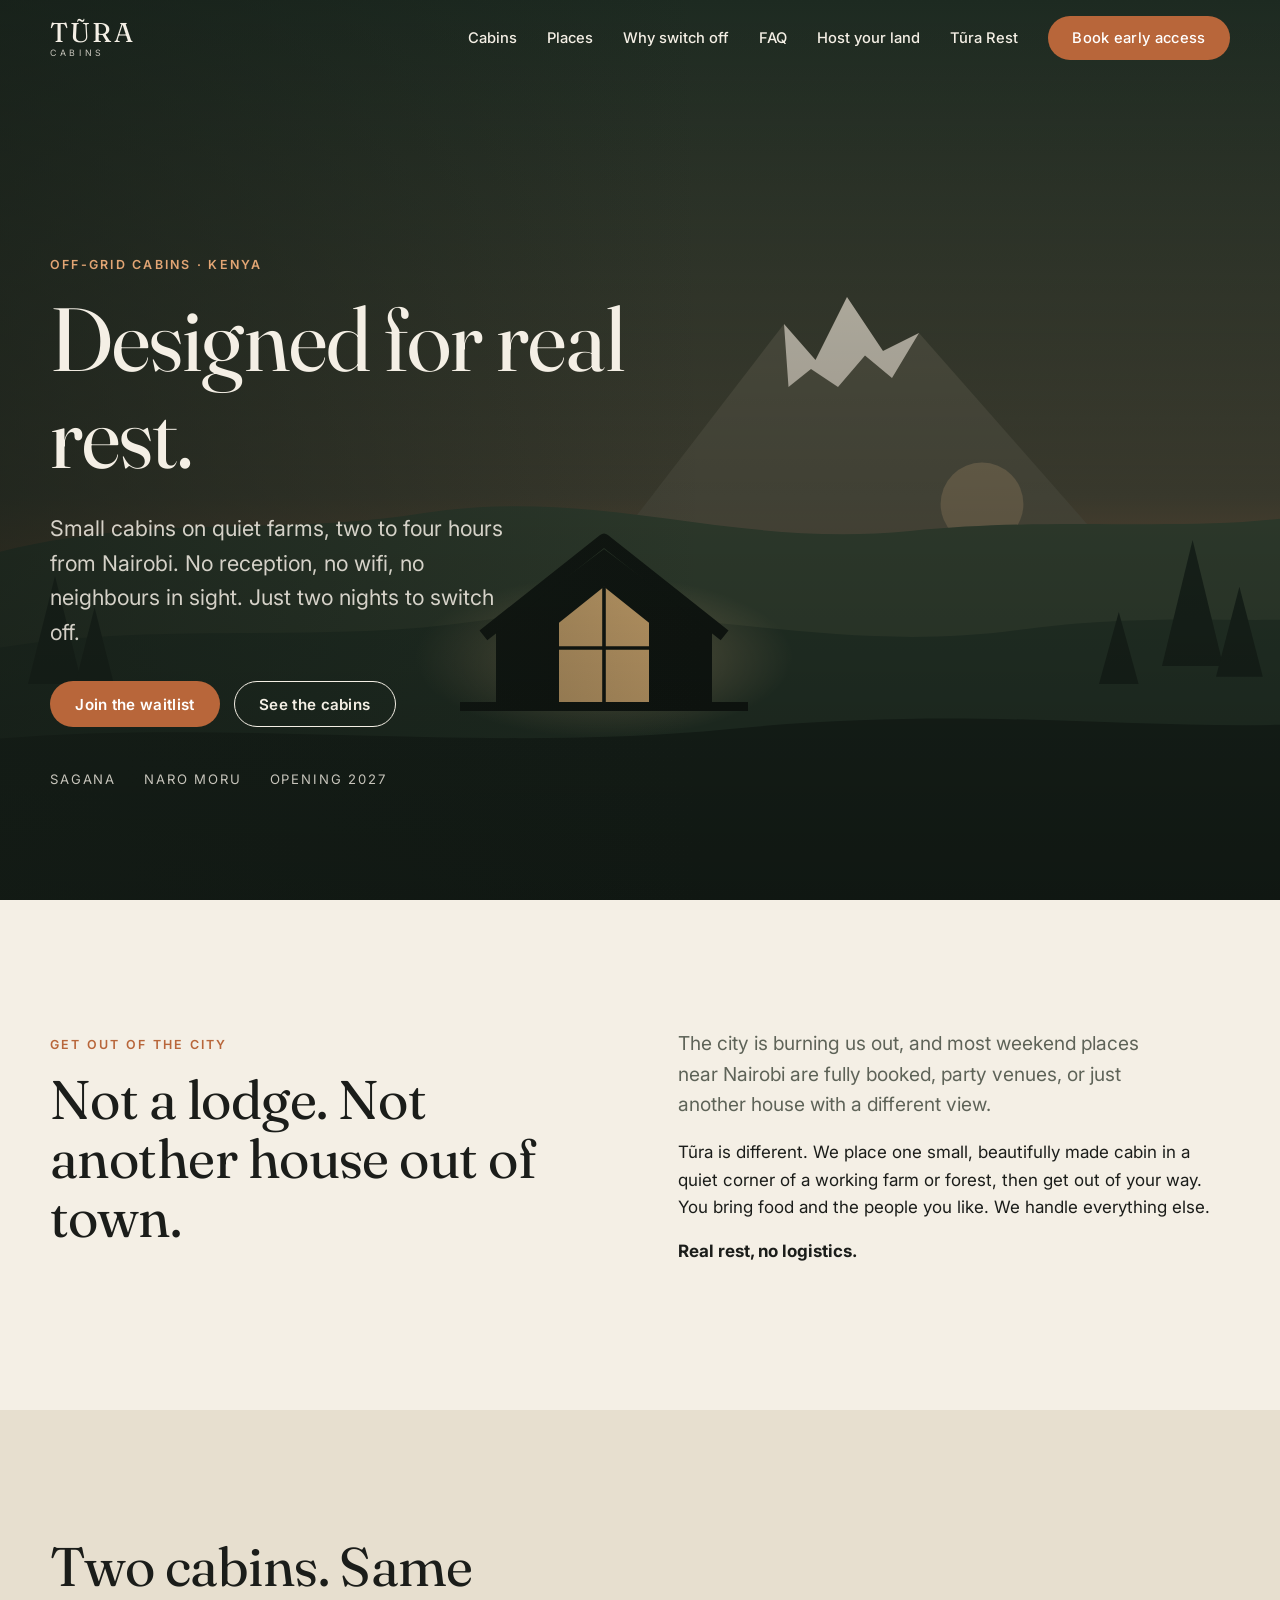
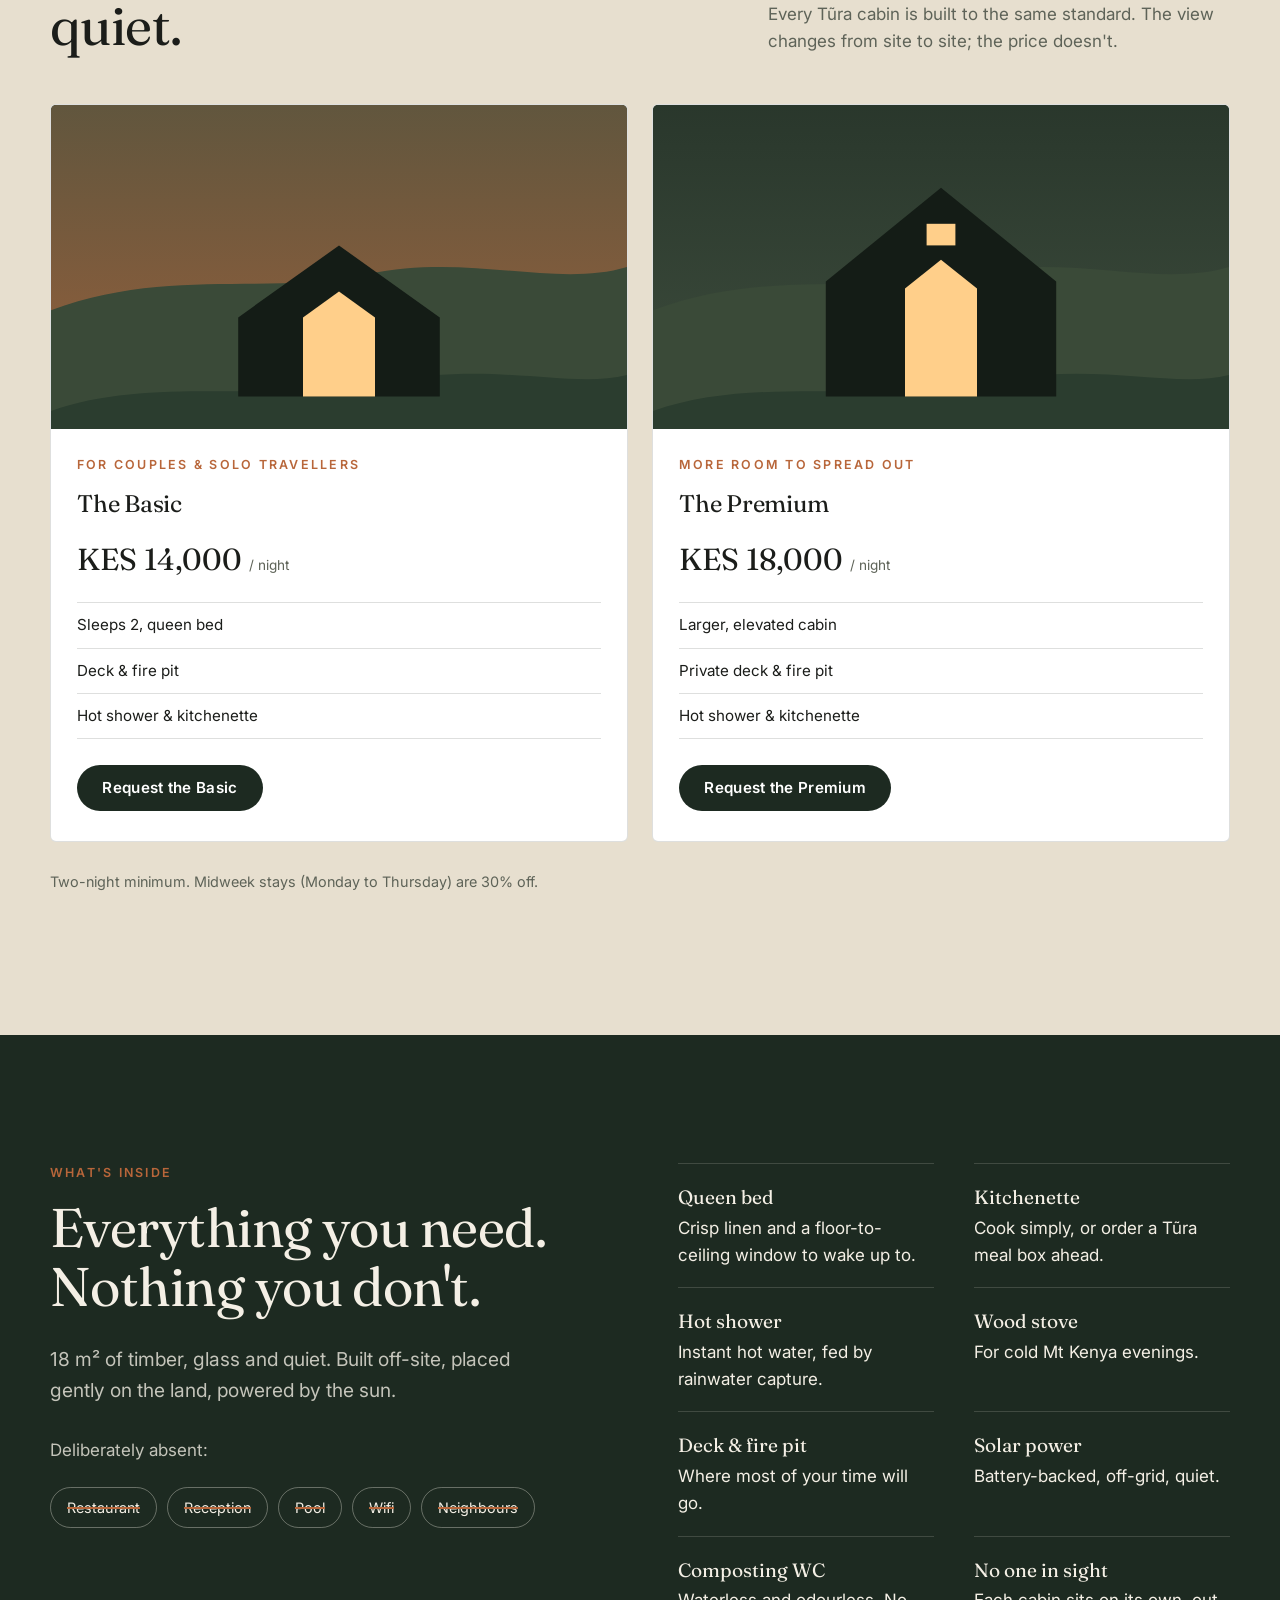
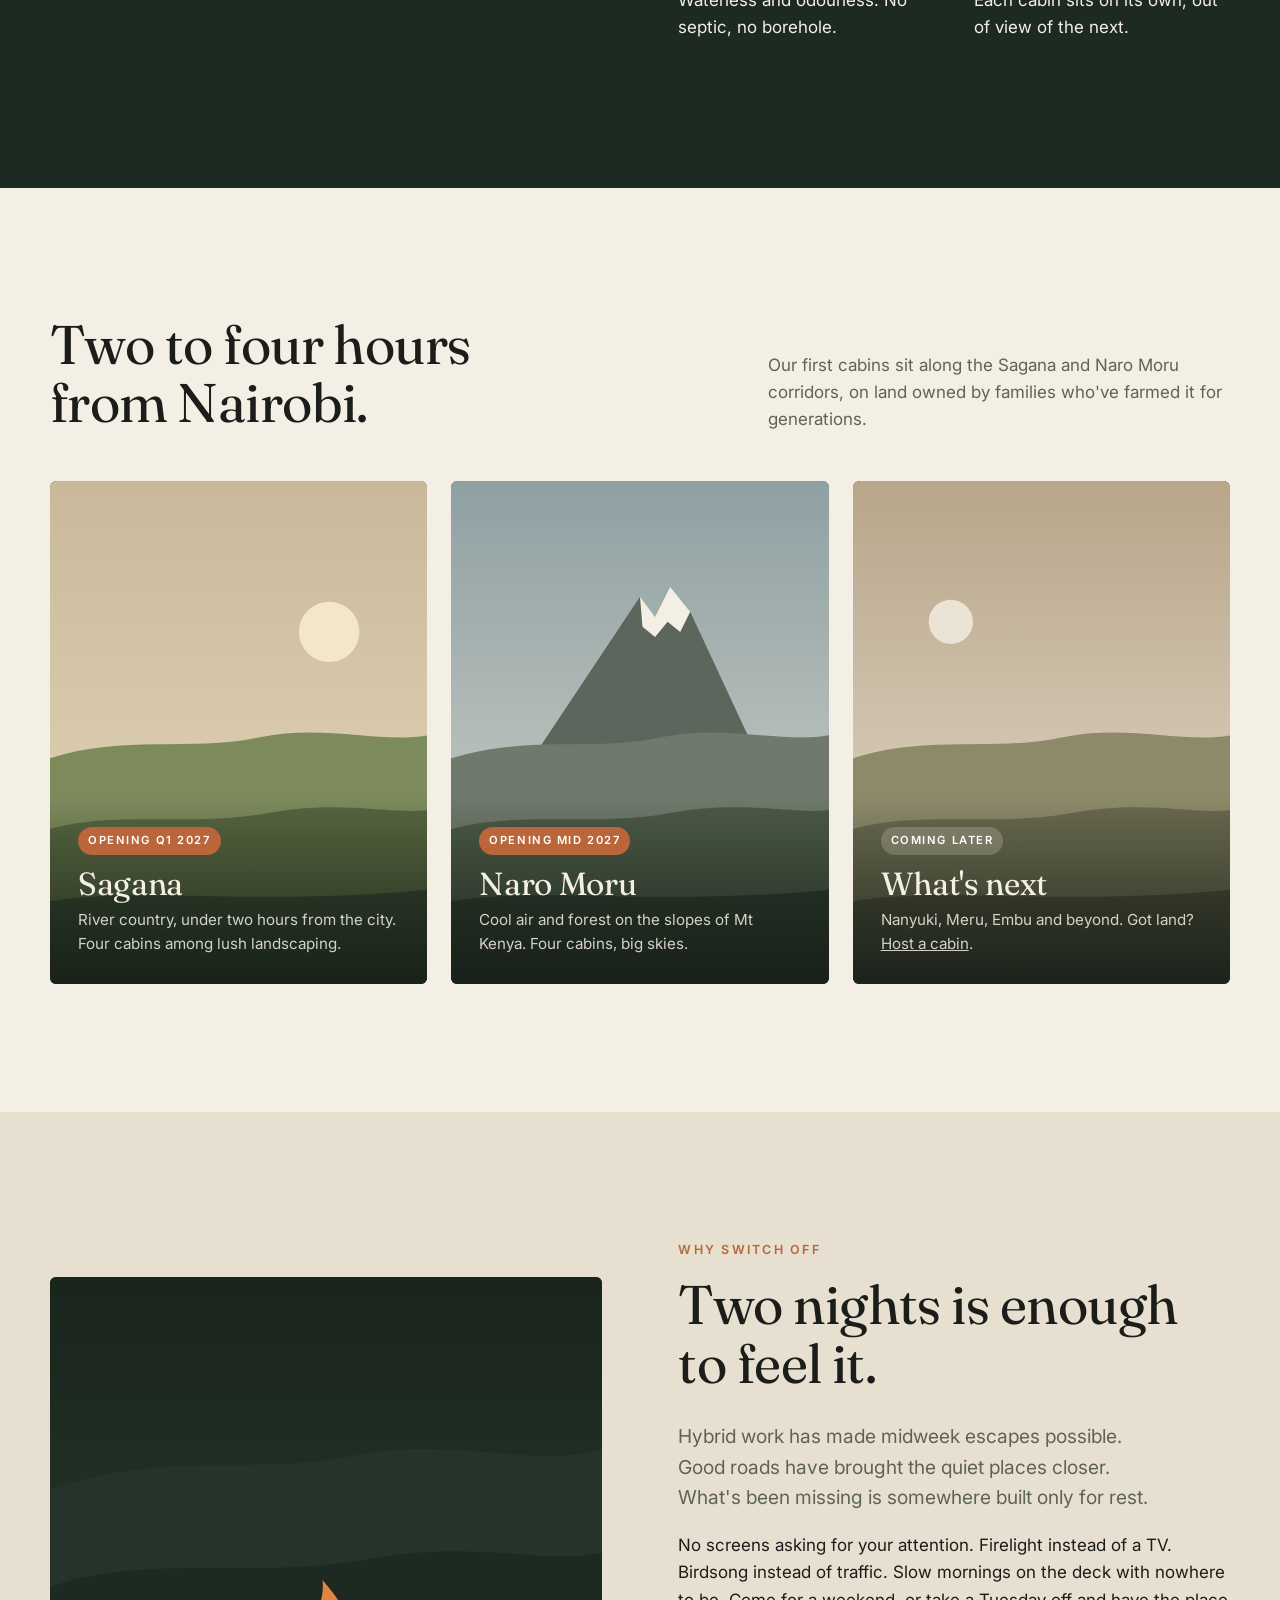
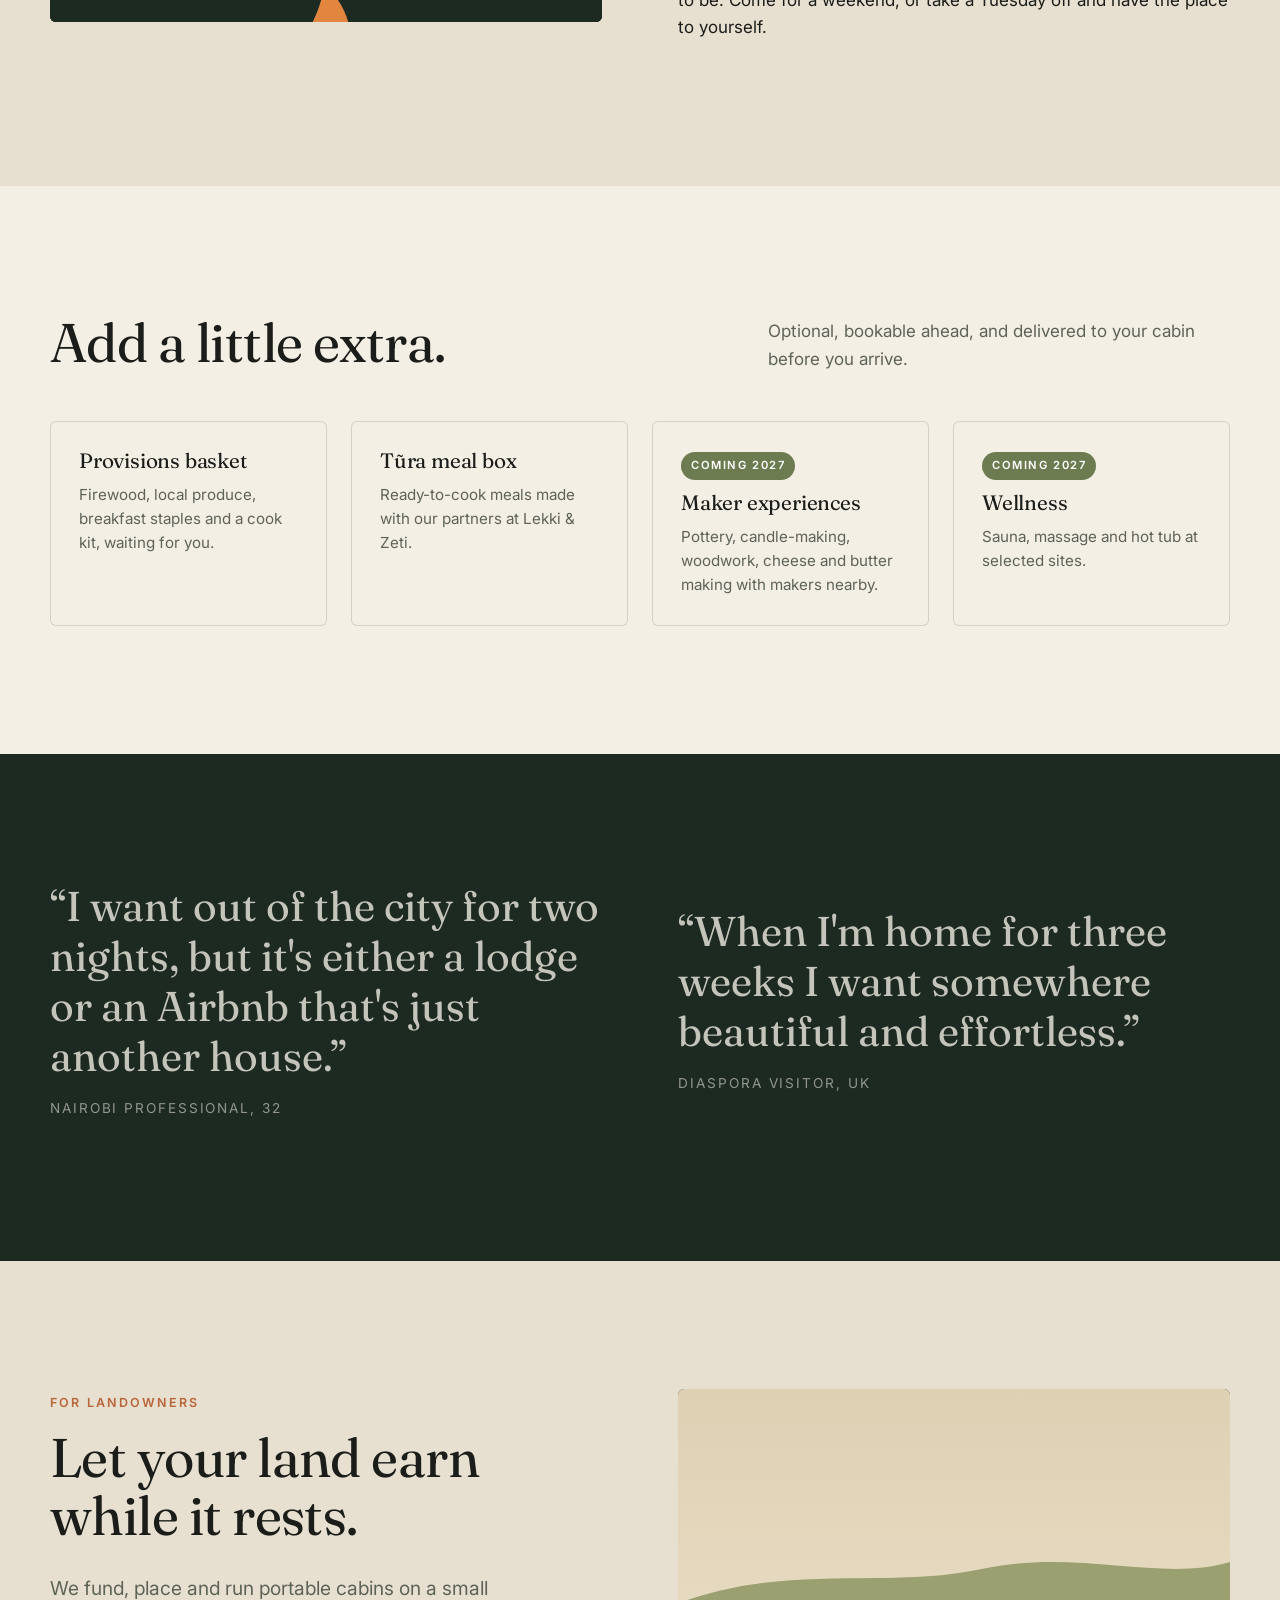
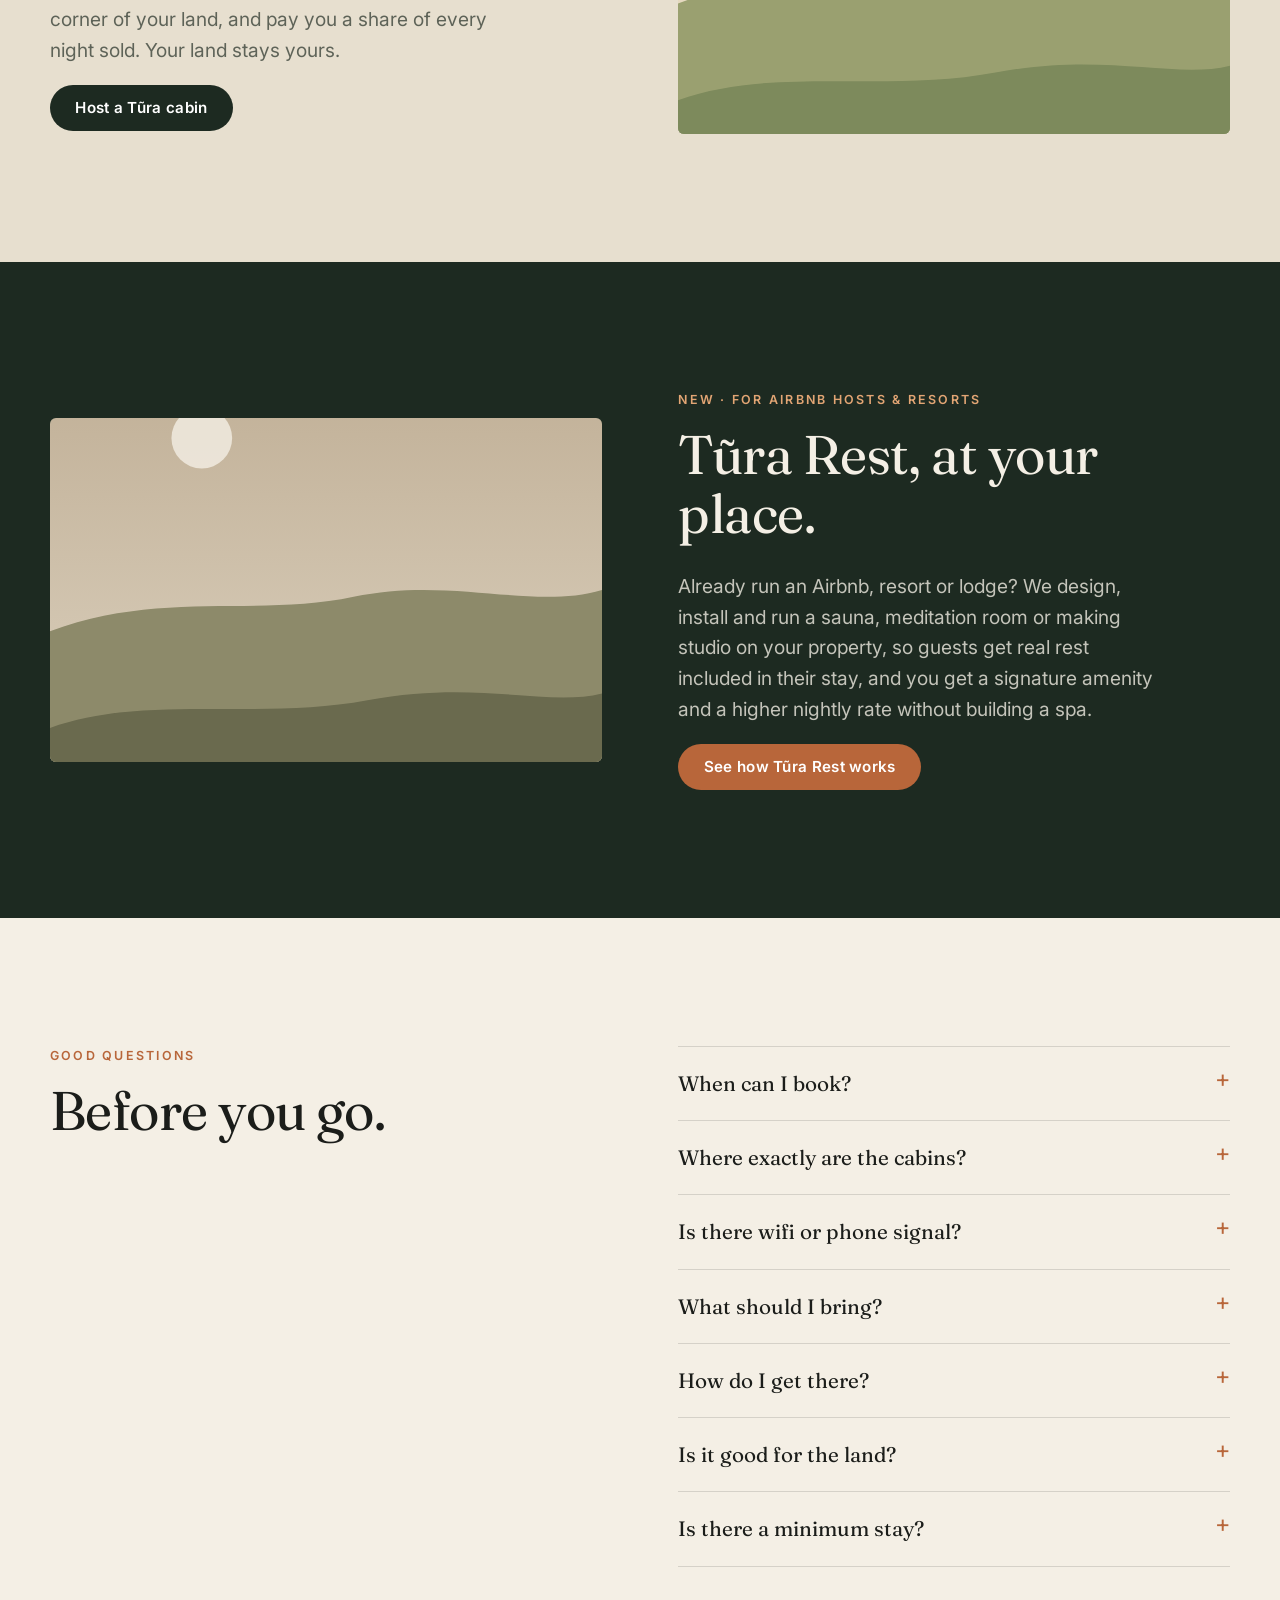
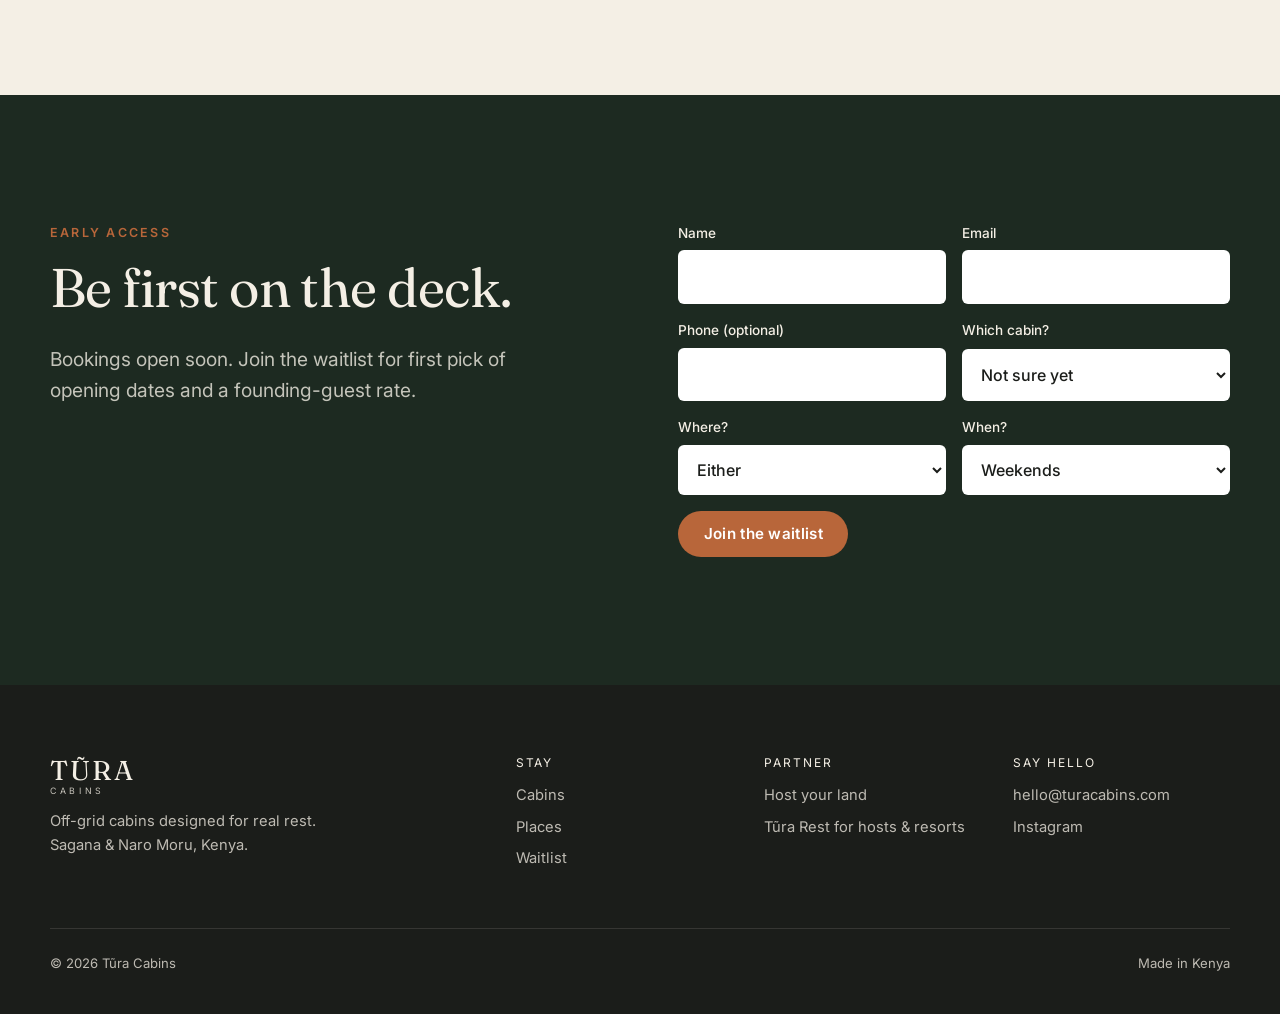
<file: index.html>
<!doctype html>
<html lang="en">
<head>
  <meta charset="utf-8">
  <meta name="viewport" content="width=device-width, initial-scale=1">
  <title>Tũra Cabins · Off-grid cabins near Nairobi, designed for real rest</title>
  <meta name="description" content="Small off-grid cabins on quiet farms in Sagana and Naro Moru, 2–4 hours from Nairobi. No reception, no wifi, no crowds. Just two nights of real rest.">
  <meta property="og:title" content="Tũra Cabins · Designed for real rest">
  <meta property="og:description" content="Off-grid cabins in Sagana & Naro Moru, Kenya. 2–4 hours from Nairobi.">
  <meta property="og:type" content="website">
  <meta name="theme-color" content="#1d2a21">
  <link rel="icon" href="/assets/img/favicon.svg" type="image/svg+xml">
  <link rel="preconnect" href="https://fonts.googleapis.com">
  <link rel="preconnect" href="https://fonts.gstatic.com" crossorigin>
  <link href="https://fonts.googleapis.com/css2?family=Fraunces:opsz,wght@9..144,300;9..144,400&family=Inter:wght@400;500;600&display=swap" rel="stylesheet">
  <link rel="stylesheet" href="/assets/css/styles.css">
</head>
<body>

<header class="site-header" data-header>
  <nav class="wrap nav" aria-label="Main">
    <a href="/" class="logo" aria-label="Tũra Cabins home">TŨRA<small>CABINS</small></a>
    <button class="nav__toggle" aria-label="Open menu" aria-expanded="false" data-nav-toggle><span></span><span></span><span></span></button>
    <ul class="nav__links" data-nav>
      <li><a href="/#cabins">Cabins</a></li>
      <li><a href="/#places">Places</a></li>
      <li><a href="/#why">Why switch off</a></li>
      <li><a href="/#faq">FAQ</a></li>
      <li><a href="/host/">Host your land</a></li>
      <li><a href="/rest/">Tũra Rest</a></li>
      <li><a href="/#waitlist" class="btn">Book early access</a></li>
    </ul>
  </nav>
</header>

<main>

  <!-- Hero -->
  <section class="hero">
    <div class="hero__art" aria-hidden="true"><img src="/assets/img/hero.svg" alt="" style="width:100%;height:100%;object-fit:cover"></div>
    <div class="wrap hero__content">
      <span class="eyebrow" style="color:#e2a574">Off-grid cabins · Kenya</span>
      <h1>Designed for real rest.</h1>
      <p>Small cabins on quiet farms, two to four hours from Nairobi. No reception, no wifi, no neighbours in sight. Just two nights to switch off.</p>
      <div class="hero__ctas">
        <a href="#waitlist" class="btn">Join the waitlist</a>
        <a href="#cabins" class="btn btn--ghost">See the cabins</a>
      </div>
      <div class="hero__meta"><span>Sagana</span><span>Naro Moru</span><span>Opening 2027</span></div>
    </div>
  </section>

  <!-- Intro -->
  <section class="section">
    <div class="wrap split">
      <div class="reveal">
        <span class="eyebrow">Get out of the city</span>
        <h2>Not a lodge. Not another house out of town.</h2>
      </div>
      <div class="reveal">
        <p class="lede">The city is burning us out, and most weekend places near Nairobi are fully booked, party venues, or just another house with a different view.</p>
        <p>Tũra is different. We place one small, beautifully made cabin in a quiet corner of a working farm or forest, then get out of your way. You bring food and the people you like. We handle everything else.</p>
        <p><strong>Real rest, no logistics.</strong></p>
      </div>
    </div>
  </section>

  <!-- Cabins -->
  <section class="section section--sand" id="cabins">
    <div class="wrap">
      <div class="section-head reveal">
        <h2>Two cabins. Same quiet.</h2>
        <p>Every Tũra cabin is built to the same standard. The view changes from site to site; the price doesn't.</p>
      </div>
      <div class="cards cards--2">
        <article class="cabin reveal">
          <div class="ph"><img src="/assets/img/duo.svg" alt="Illustration of a small cabin at sunset" loading="lazy"></div>
          <div class="cabin__body">
            <span class="eyebrow">For couples &amp; solo travellers</span>
            <h3>The Basic</h3>
            <p class="cabin__price">KES 14,000 <small>/ night</small></p>
            <ul>
              <li>Sleeps 2, queen bed</li>
              <li>Deck &amp; fire pit</li>
              <li>Hot shower &amp; kitchenette</li>
            </ul>
            <a href="#waitlist" class="btn btn--dark" data-cabin="Basic">Request the Basic</a>
          </div>
        </article>
        <article class="cabin reveal">
          <div class="ph"><img src="/assets/img/loft.svg" alt="Illustration of a larger cabin under the stars" loading="lazy"></div>
          <div class="cabin__body">
            <span class="eyebrow">More room to spread out</span>
            <h3>The Premium</h3>
            <p class="cabin__price">KES 18,000 <small>/ night</small></p>
            <ul>
              <li>Larger, elevated cabin</li>
              <li>Private deck &amp; fire pit</li>
              <li>Hot shower &amp; kitchenette</li>
            </ul>
            <a href="#waitlist" class="btn btn--dark" data-cabin="Premium">Request the Premium</a>
          </div>
        </article>
      </div>
      <p class="note reveal">Two-night minimum. Midweek stays (Monday to Thursday) are 30% off.</p>
    </div>
  </section>

  <!-- Inside -->
  <section class="section section--dark">
    <div class="wrap split split--top">
      <div class="reveal">
        <span class="eyebrow">What's inside</span>
        <h2>Everything you need. Nothing you don't.</h2>
        <p class="lede">18 m² of timber, glass and quiet. Built off-site, placed gently on the land, powered by the sun.</p>
        <p style="margin-top:2rem">Deliberately absent:</p>
        <ul class="absent">
          <li>Restaurant</li><li>Reception</li><li>Pool</li><li>Wifi</li><li>Neighbours</li>
        </ul>
      </div>
      <ul class="features reveal">
        <li><strong>Queen bed</strong>Crisp linen and a floor-to-ceiling window to wake up to.</li>
        <li><strong>Kitchenette</strong>Cook simply, or order a Tũra meal box ahead.</li>
        <li><strong>Hot shower</strong>Instant hot water, fed by rainwater capture.</li>
        <li><strong>Wood stove</strong>For cold Mt Kenya evenings.</li>
        <li><strong>Deck &amp; fire pit</strong>Where most of your time will go.</li>
        <li><strong>Solar power</strong>Battery-backed, off-grid, quiet.</li>
        <li><strong>Composting WC</strong>Waterless and odourless. No septic, no borehole.</li>
        <li><strong>No one in sight</strong>Each cabin sits on its own, out of view of the next.</li>
      </ul>
    </div>
  </section>

  <!-- Places -->
  <section class="section" id="places">
    <div class="wrap">
      <div class="section-head reveal">
        <h2>Two to four hours from Nairobi.</h2>
        <p>Our first cabins sit along the Sagana and Naro Moru corridors, on land owned by families who've farmed it for generations.</p>
      </div>
      <div class="cards">
        <article class="place reveal">
          <div class="ph"><img src="/assets/img/sagana.svg" alt="Illustration of green hills and a river" loading="lazy"></div>
          <div class="place__body">
            <span class="badge">Opening Q1 2027</span>
            <h3>Sagana</h3>
            <p>River country, under two hours from the city. Four cabins among lush landscaping.</p>
          </div>
        </article>
        <article class="place reveal">
          <div class="ph"><img src="/assets/img/naromoru.svg" alt="Illustration of Mount Kenya above forested hills" loading="lazy"></div>
          <div class="place__body">
            <span class="badge">Opening mid 2027</span>
            <h3>Naro Moru</h3>
            <p>Cool air and forest on the slopes of Mt Kenya. Four cabins, big skies.</p>
          </div>
        </article>
        <article class="place reveal">
          <div class="ph"><img src="/assets/img/nanyuki.svg" alt="Illustration of open farmland" loading="lazy"></div>
          <div class="place__body">
            <span class="badge badge--muted">Coming later</span>
            <h3>What's next</h3>
            <p>Nanyuki, Meru, Embu and beyond. Got land? <a href="/host/">Host a cabin</a>.</p>
          </div>
        </article>
      </div>
    </div>
  </section>

  <!-- Why -->
  <section class="section section--sand" id="why">
    <div class="wrap split">
      <div class="ph ph--wide reveal"><img src="/assets/img/fire.svg" alt="Illustration of a campfire at night" loading="lazy"></div>
      <div class="reveal">
        <span class="eyebrow">Why switch off</span>
        <h2>Two nights is enough to feel it.</h2>
        <p class="lede">Hybrid work has made midweek escapes possible. Good roads have brought the quiet places closer. What's been missing is somewhere built only for rest.</p>
        <p>No screens asking for your attention. Firelight instead of a TV. Birdsong instead of traffic. Slow mornings on the deck with nowhere to be. Come for a weekend, or take a Tuesday off and have the place to yourself.</p>
      </div>
    </div>
  </section>

  <!-- Add-ons -->
  <section class="section">
    <div class="wrap">
      <div class="section-head reveal">
        <h2>Add a little extra.</h2>
        <p>Optional, bookable ahead, and delivered to your cabin before you arrive.</p>
      </div>
      <div class="cards cards--4">
        <div class="extra reveal">
          <h3>Provisions basket</h3>
          <p>Firewood, local produce, breakfast staples and a cook kit, waiting for you.</p>
        </div>
        <div class="extra reveal">
          <h3>Tũra meal box</h3>
          <p>Ready-to-cook meals made with our partners at Lekki &amp; Zeti.</p>
        </div>
        <div class="extra reveal">
          <span class="badge">Coming 2027</span>
          <h3>Maker experiences</h3>
          <p>Pottery, candle-making, woodwork, cheese and butter making with makers nearby.</p>
        </div>
        <div class="extra reveal">
          <span class="badge">Coming 2027</span>
          <h3>Wellness</h3>
          <p>Sauna, massage and hot tub at selected sites.</p>
        </div>
      </div>
    </div>
  </section>

  <!-- Voices -->
  <section class="section section--dark">
    <div class="wrap split">
      <div class="reveal">
        <p class="quote">“I want out of the city for two nights, but it's either a lodge or an Airbnb that's just another house.”</p>
        <p class="quote-by">Nairobi professional, 32</p>
      </div>
      <div class="reveal">
        <p class="quote">“When I'm home for three weeks I want somewhere beautiful and effortless.”</p>
        <p class="quote-by">Diaspora visitor, UK</p>
      </div>
    </div>
  </section>

  <!-- Host teaser -->
  <section class="section section--sand">
    <div class="wrap split">
      <div class="reveal">
        <span class="eyebrow">For landowners</span>
        <h2>Let your land earn while it rests.</h2>
        <p class="lede">We fund, place and run portable cabins on a small corner of your land, and pay you a share of every night sold. Your land stays yours.</p>
        <a href="/host/" class="btn btn--dark">Host a Tũra cabin</a>
      </div>
      <div class="ph ph--wide reveal"><img src="/assets/img/land.svg" alt="Illustration of farmland under a pale sky" loading="lazy"></div>
    </div>
  </section>

  <!-- Tũra Rest teaser -->
  <section class="section section--dark">
    <div class="wrap split">
      <div class="ph ph--wide reveal"><img src="/assets/img/nanyuki.svg" alt="Illustration of rolling hills under a pale sky" loading="lazy"></div>
      <div class="reveal">
        <span class="eyebrow" style="color:#e2a574">New · For Airbnb hosts &amp; resorts</span>
        <h2>Tũra Rest, at your place.</h2>
        <p class="lede">Already run an Airbnb, resort or lodge? We design, install and run a sauna, meditation room or making studio on your property, so guests get real rest included in their stay, and you get a signature amenity and a higher nightly rate without building a spa.</p>
        <a href="/rest/" class="btn">See how Tũra Rest works</a>
      </div>
    </div>
  </section>

  <!-- FAQ -->
  <section class="section" id="faq">
    <div class="wrap split split--top">
      <div class="reveal">
        <span class="eyebrow">Good questions</span>
        <h2>Before you go.</h2>
      </div>
      <div class="faq reveal">
        <details>
          <summary>When can I book?</summary>
          <p>Our first cabins open in Sagana in early 2027, with Naro Moru following mid-year. Join the waitlist and you'll get first pick of dates before bookings open to everyone.</p>
        </details>
        <details>
          <summary>Where exactly are the cabins?</summary>
          <p>On private farms and forest land around Sagana and Naro Moru. We share the exact location and directions once you've booked, so each place stays quiet.</p>
        </details>
        <details>
          <summary>Is there wifi or phone signal?</summary>
          <p>There's no wifi, on purpose. Phone signal varies by site, and we'll tell you what to expect before you arrive.</p>
        </details>
        <details>
          <summary>What should I bring?</summary>
          <p>Food, clothes for cool evenings, and the people you'd like to switch off with. Linen, towels, firewood to start, cookware and toiletries are provided. Or add a provisions basket and bring even less.</p>
        </details>
        <details>
          <summary>How do I get there?</summary>
          <p>By car. Sagana is under two hours from Nairobi and Naro Moru is a comfortable half-day. Roads are good, and we'll send clear directions for the last stretch.</p>
        </details>
        <details>
          <summary>Is it good for the land?</summary>
          <p>Cabins sit on skids, not foundations, so nothing is permanently built. They run on solar and rainwater, with composting toilets. And every night you stay pays the family who owns the land.</p>
        </details>
        <details>
          <summary>Is there a minimum stay?</summary>
          <p>Two nights. It takes that long to properly slow down.</p>
        </details>
      </div>
    </div>
  </section>

  <!-- Waitlist -->
  <section class="section section--dark" id="waitlist">
    <div class="wrap split split--top">
      <div class="reveal">
        <span class="eyebrow">Early access</span>
        <h2>Be first on the deck.</h2>
        <p class="lede">Bookings open soon. Join the waitlist for first pick of opening dates and a founding-guest rate.</p>
      </div>
      <form class="form reveal" name="waitlist" method="POST" action="/thanks/" data-netlify="true" netlify-honeypot="bot-field">
        <input type="hidden" name="form-name" value="waitlist">
        <p class="hidden"><label>Don't fill this out <input name="bot-field"></label></p>
        <div class="form__row">
          <label>Name<input type="text" name="name" autocomplete="name" required></label>
          <label>Email<input type="email" name="email" autocomplete="email" required></label>
        </div>
        <div class="form__row">
          <label>Phone (optional)<input type="tel" name="phone" autocomplete="tel"></label>
          <label>Which cabin?
            <select name="cabin" data-cabin-select>
              <option value="Not sure yet">Not sure yet</option>
              <option value="Basic">The Basic</option>
              <option value="Premium">The Premium</option>
            </select>
          </label>
        </div>
        <div class="form__row">
          <label>Where?
            <select name="place">
              <option>Either</option>
              <option>Sagana</option>
              <option>Naro Moru</option>
            </select>
          </label>
          <label>When?
            <select name="when">
              <option>Weekends</option>
              <option>Midweek</option>
              <option>Either</option>
            </select>
          </label>
        </div>
        <button type="submit" class="btn">Join the waitlist</button>
      </form>
    </div>
  </section>

</main>

<footer class="site-footer">
  <div class="wrap">
    <div class="footer__grid">
      <div>
        <a href="/" class="logo">TŨRA<small>CABINS</small></a>
        <p>Off-grid cabins designed for real rest.<br>Sagana &amp; Naro Moru, Kenya.</p>
      </div>
      <div>
        <h4>Stay</h4>
        <ul>
          <li><a href="/#cabins">Cabins</a></li>
          <li><a href="/#places">Places</a></li>
          <li><a href="/#waitlist">Waitlist</a></li>
        </ul>
      </div>
      <div>
        <h4>Partner</h4>
        <ul>
          <li><a href="/host/">Host your land</a></li>
          <li><a href="/rest/">Tũra Rest for hosts &amp; resorts</a></li>
        </ul>
      </div>
      <div>
        <h4>Say hello</h4>
        <ul>
          <li><a href="mailto:hello@turacabins.com">hello@turacabins.com</a></li>
          <li><a href="https://instagram.com/" rel="noopener">Instagram</a></li>
        </ul>
      </div>
    </div>
    <div class="footer__base">
      <span>© <span data-year>2026</span> Tũra Cabins</span>
      <span>Made in Kenya</span>
    </div>
  </div>
</footer>

<script src="/assets/js/main.js" defer></script>
</body>
</html>
</file>
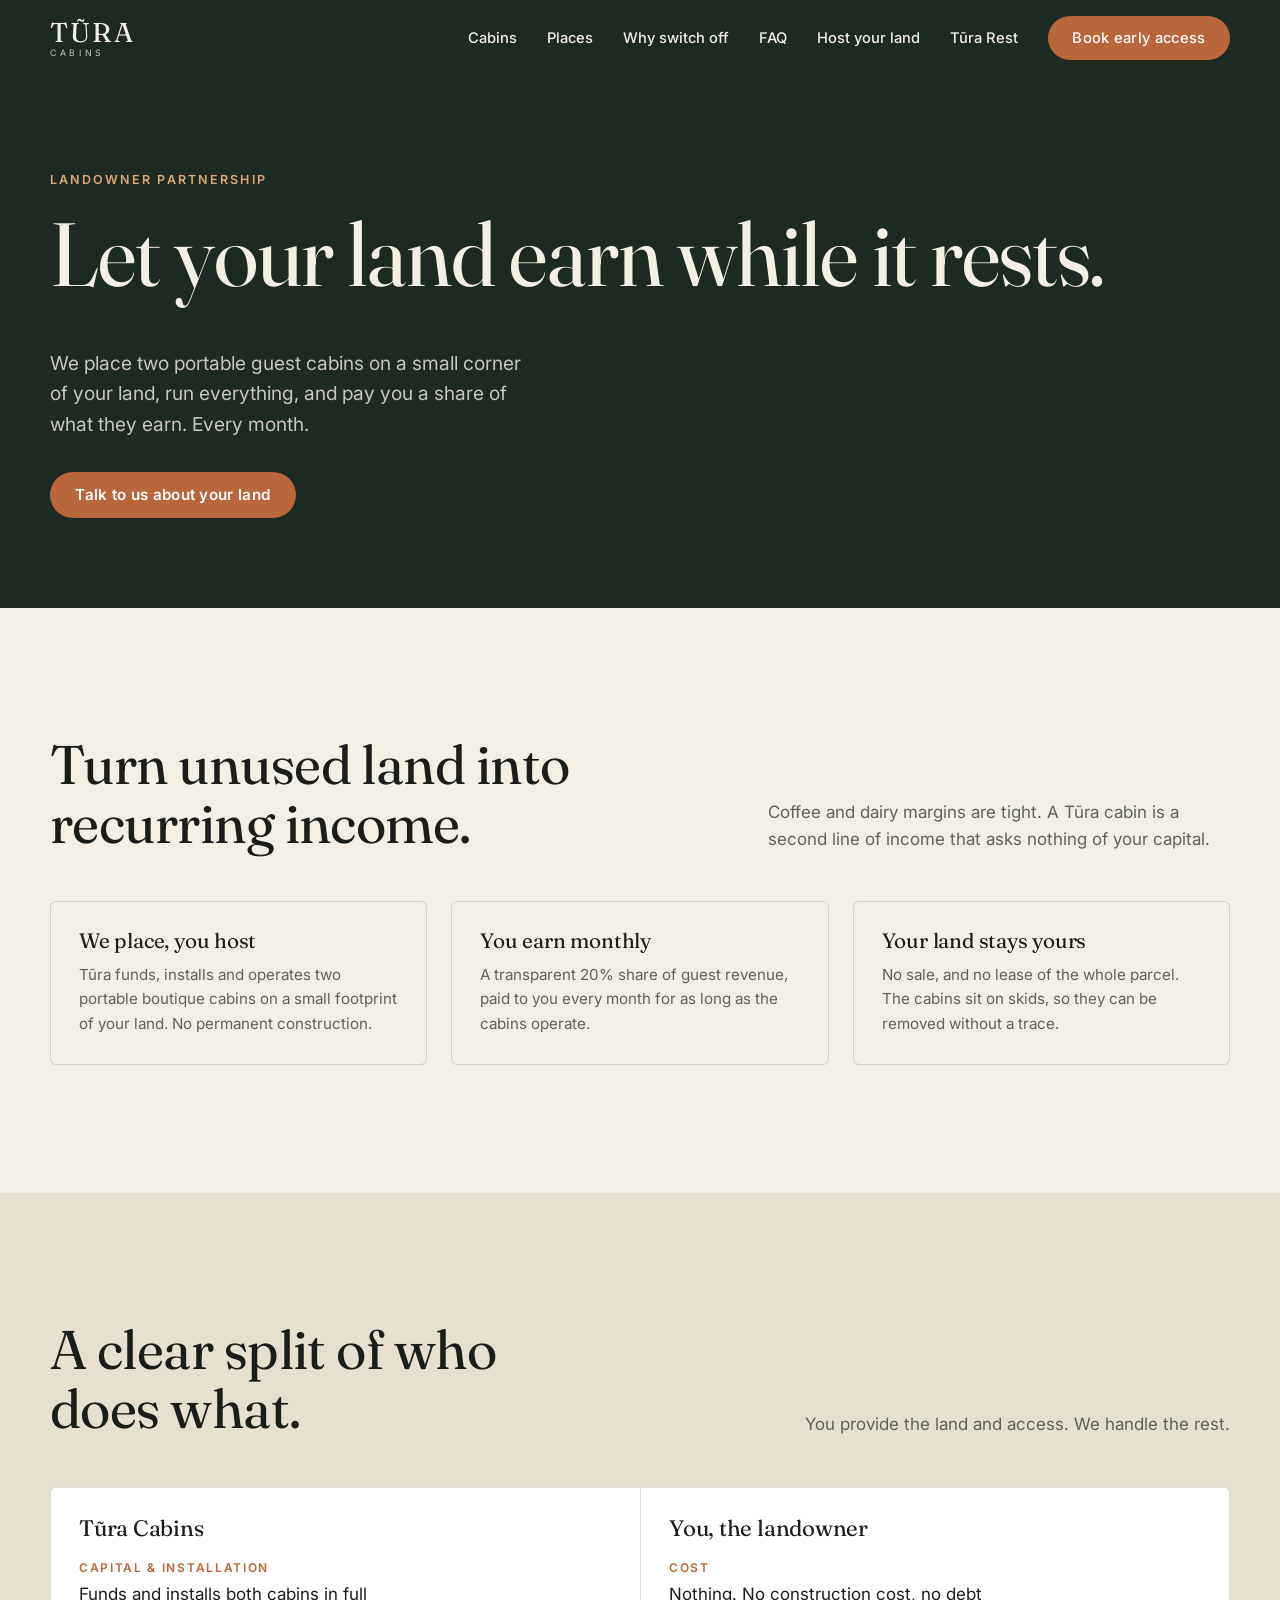
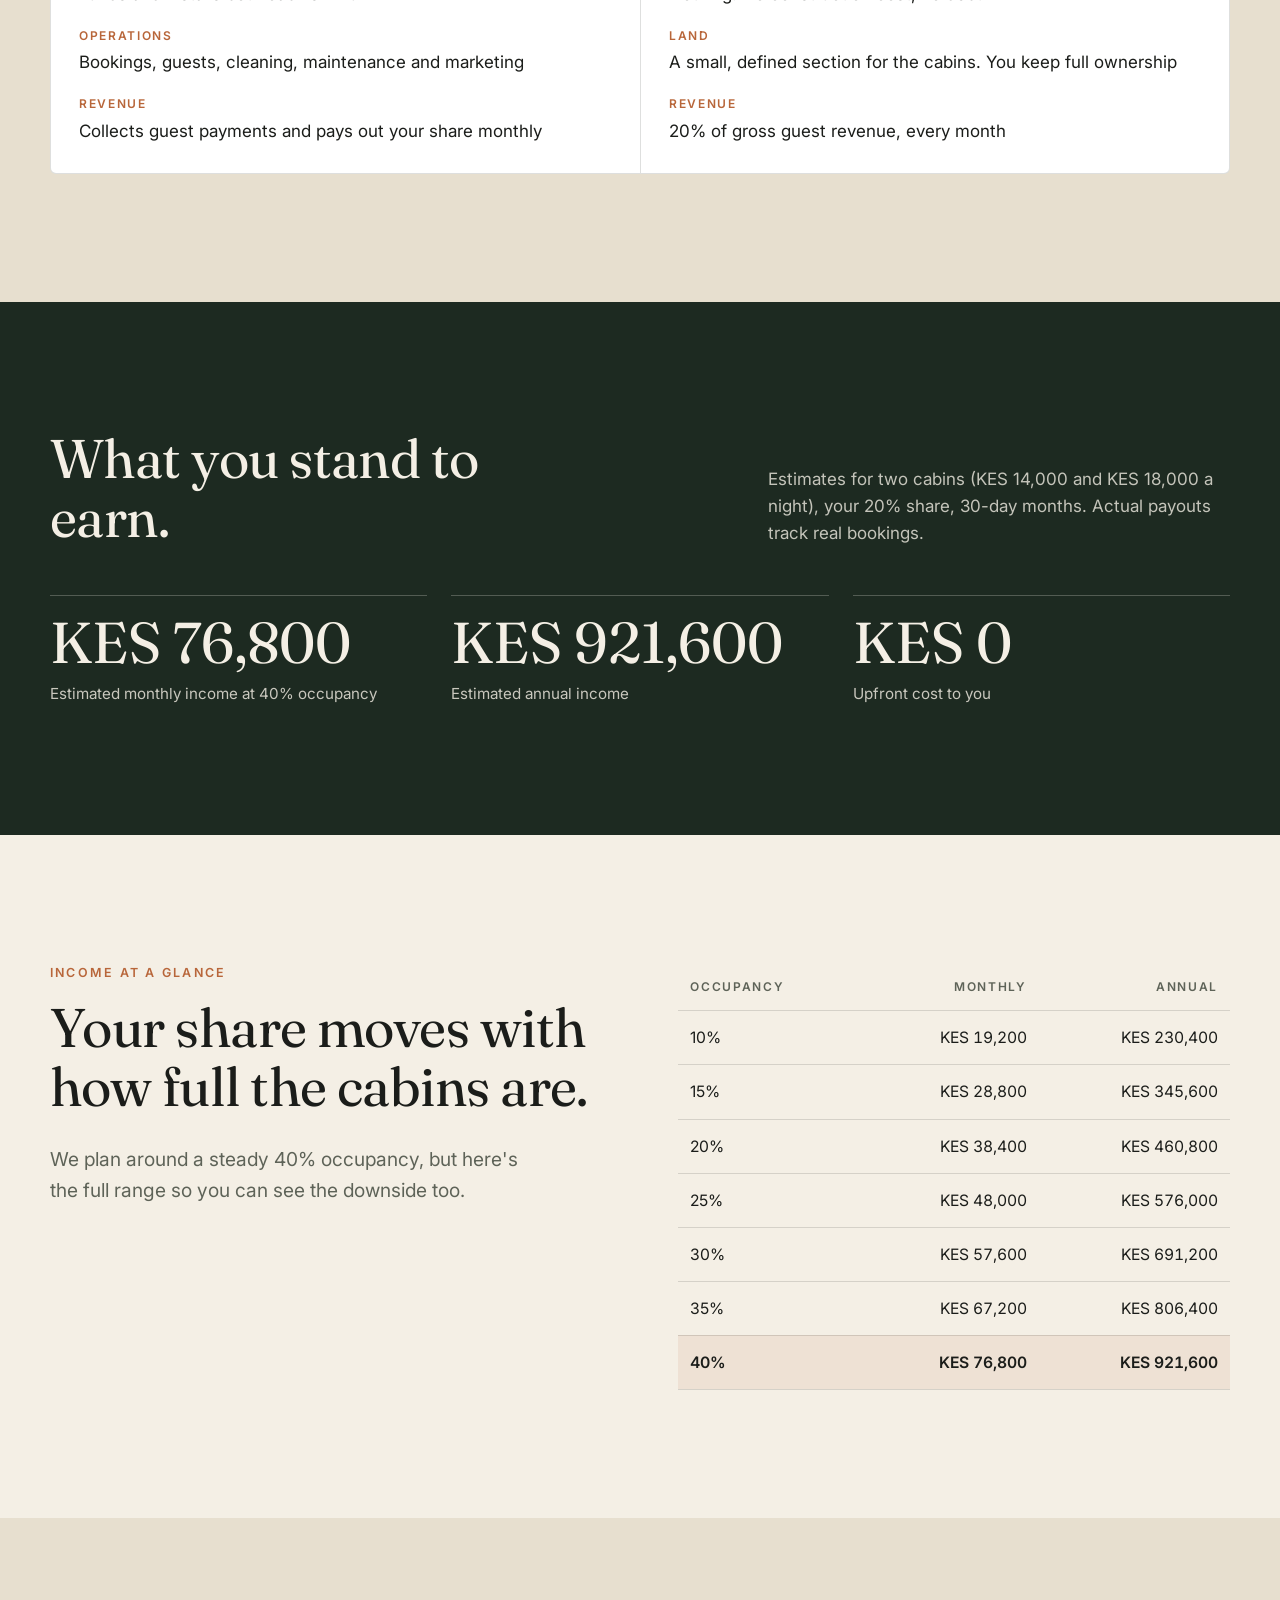
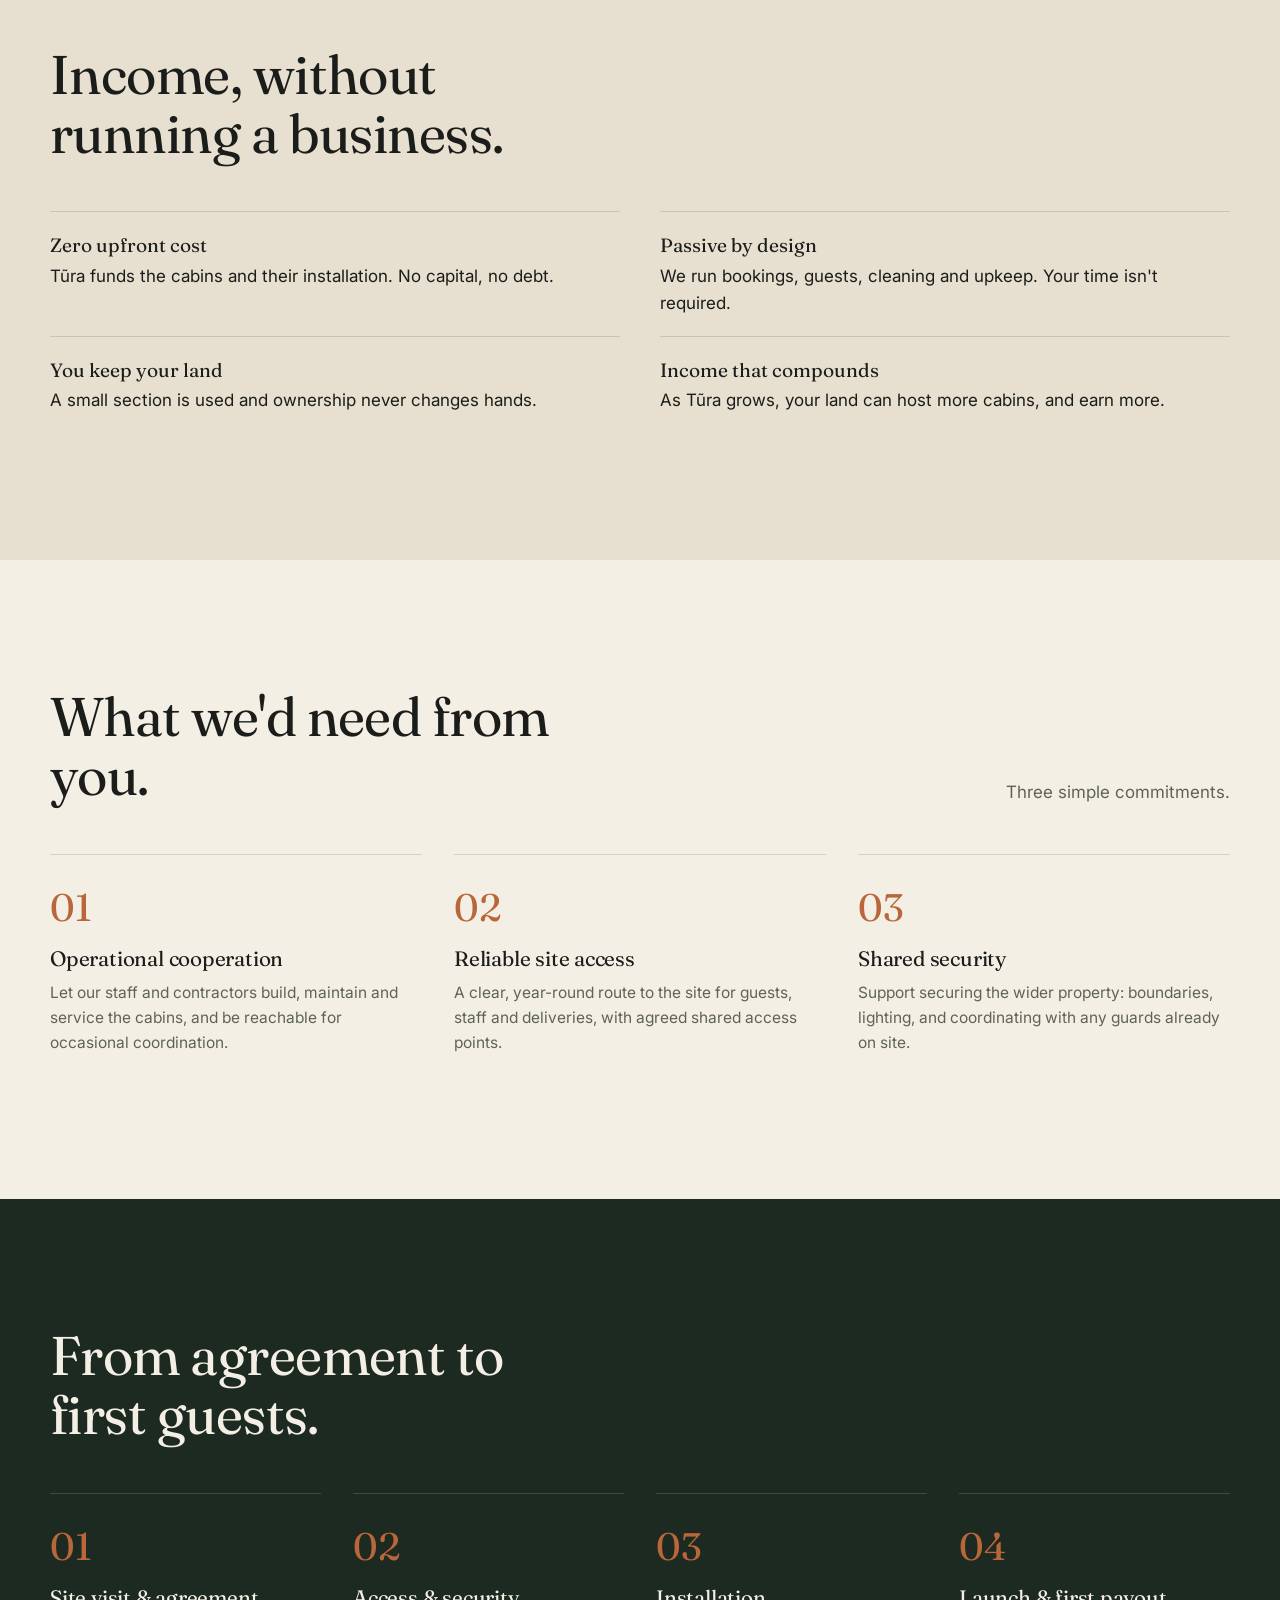
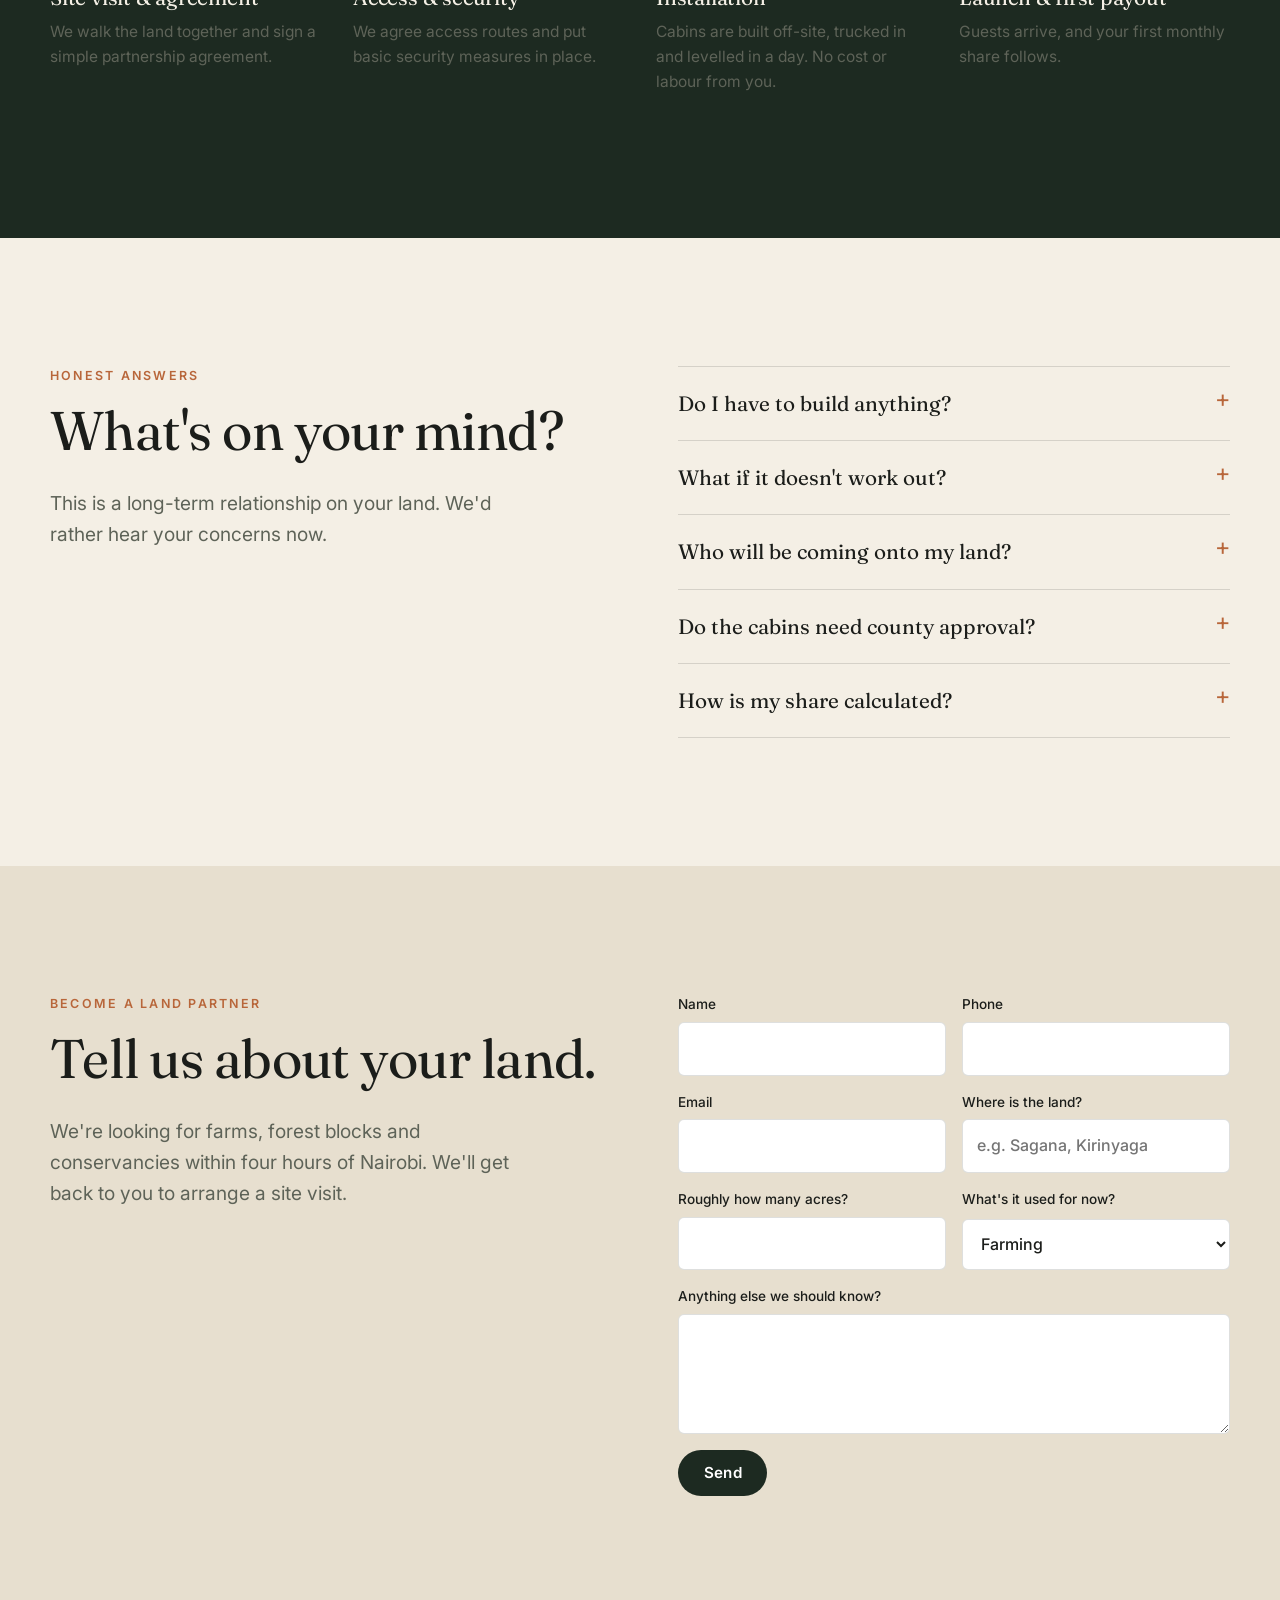
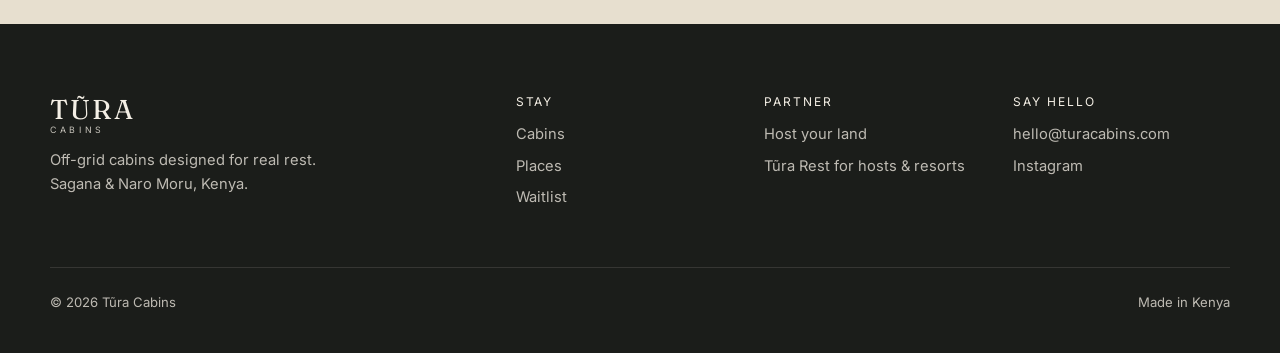
<file: host/index.html>
<!doctype html>
<html lang="en">
<head>
  <meta charset="utf-8">
  <meta name="viewport" content="width=device-width, initial-scale=1">
  <title>Host a cabin · Tũra Cabins</title>
  <meta name="description" content="Earn a monthly share of guest revenue by hosting portable Tũra cabins on a small corner of your land. Zero upfront cost, and your land stays yours.">
  <meta property="og:title" content="Tũra Cabins · Designed for real rest">
  <meta property="og:description" content="Off-grid cabins in Sagana & Naro Moru, Kenya. 2–4 hours from Nairobi.">
  <meta property="og:type" content="website">
  <meta name="theme-color" content="#1d2a21">
  <link rel="icon" href="/assets/img/favicon.svg" type="image/svg+xml">
  <link rel="preconnect" href="https://fonts.googleapis.com">
  <link rel="preconnect" href="https://fonts.gstatic.com" crossorigin>
  <link href="https://fonts.googleapis.com/css2?family=Fraunces:opsz,wght@9..144,300;9..144,400&family=Inter:wght@400;500;600&display=swap" rel="stylesheet">
  <link rel="stylesheet" href="/assets/css/styles.css">
</head>
<body>

<header class="site-header" data-header>
  <nav class="wrap nav" aria-label="Main">
    <a href="/" class="logo" aria-label="Tũra Cabins home">TŨRA<small>CABINS</small></a>
    <button class="nav__toggle" aria-label="Open menu" aria-expanded="false" data-nav-toggle><span></span><span></span><span></span></button>
    <ul class="nav__links" data-nav>
      <li><a href="/#cabins">Cabins</a></li>
      <li><a href="/#places">Places</a></li>
      <li><a href="/#why">Why switch off</a></li>
      <li><a href="/#faq">FAQ</a></li>
      <li><a href="/host/">Host your land</a></li>
      <li><a href="/rest/">Tũra Rest</a></li>
      <li><a href="/#waitlist" class="btn">Book early access</a></li>
    </ul>
  </nav>
</header>

<main>

  <section class="page-hero">
    <div class="wrap">
      <span class="eyebrow" style="color:#e2a574">Landowner partnership</span>
      <h1>Let your land earn while it rests.</h1>
      <p class="lede" style="color:rgba(244,239,229,.8)">We place two portable guest cabins on a small corner of your land, run everything, and pay you a share of what they earn. Every month.</p>
      <div class="hero__ctas"><a href="#enquire" class="btn">Talk to us about your land</a></div>
    </div>
  </section>

  <section class="section">
    <div class="wrap">
      <div class="section-head reveal">
        <h2>Turn unused land into recurring income.</h2>
        <p>Coffee and dairy margins are tight. A Tũra cabin is a second line of income that asks nothing of your capital.</p>
      </div>
      <div class="cards">
        <div class="extra reveal"><h3>We place, you host</h3><p>Tũra funds, installs and operates two portable boutique cabins on a small footprint of your land. No permanent construction.</p></div>
        <div class="extra reveal"><h3>You earn monthly</h3><p>A transparent 20% share of guest revenue, paid to you every month for as long as the cabins operate.</p></div>
        <div class="extra reveal"><h3>Your land stays yours</h3><p>No sale, and no lease of the whole parcel. The cabins sit on skids, so they can be removed without a trace.</p></div>
      </div>
    </div>
  </section>

  <section class="section section--sand">
    <div class="wrap">
      <div class="section-head reveal">
        <h2>A clear split of who does what.</h2>
        <p>You provide the land and access. We handle the rest.</p>
      </div>
      <div class="compare reveal">
        <div>
          <h3>Tũra Cabins</h3>
          <dl>
            <dt>Capital &amp; installation</dt><dd>Funds and installs both cabins in full</dd>
            <dt>Operations</dt><dd>Bookings, guests, cleaning, maintenance and marketing</dd>
            <dt>Revenue</dt><dd>Collects guest payments and pays out your share monthly</dd>
          </dl>
        </div>
        <div>
          <h3>You, the landowner</h3>
          <dl>
            <dt>Cost</dt><dd>Nothing. No construction cost, no debt</dd>
            <dt>Land</dt><dd>A small, defined section for the cabins. You keep full ownership</dd>
            <dt>Revenue</dt><dd>20% of gross guest revenue, every month</dd>
          </dl>
        </div>
      </div>
    </div>
  </section>

  <section class="section section--dark">
    <div class="wrap">
      <div class="section-head reveal">
        <h2>What you stand to earn.</h2>
        <p>Estimates for two cabins (KES 14,000 and KES 18,000 a night), your 20% share, 30-day months. Actual payouts track real bookings.</p>
      </div>
      <div class="stats reveal">
        <div class="stat"><span class="stat__num">KES 76,800</span><span class="stat__label">Estimated monthly income at 40% occupancy</span></div>
        <div class="stat"><span class="stat__num">KES 921,600</span><span class="stat__label">Estimated annual income</span></div>
        <div class="stat"><span class="stat__num">KES 0</span><span class="stat__label">Upfront cost to you</span></div>
      </div>
    </div>
  </section>

  <section class="section">
    <div class="wrap split split--top">
      <div class="reveal">
        <span class="eyebrow">Income at a glance</span>
        <h2>Your share moves with how full the cabins are.</h2>
        <p class="lede">We plan around a steady 40% occupancy, but here's the full range so you can see the downside too.</p>
      </div>
      <div class="table-wrap reveal">
        <table>
          <thead><tr><th>Occupancy</th><th>Monthly</th><th>Annual</th></tr></thead>
          <tbody>
            <tr><td>10%</td><td>KES 19,200</td><td>KES 230,400</td></tr>
            <tr><td>15%</td><td>KES 28,800</td><td>KES 345,600</td></tr>
            <tr><td>20%</td><td>KES 38,400</td><td>KES 460,800</td></tr>
            <tr><td>25%</td><td>KES 48,000</td><td>KES 576,000</td></tr>
            <tr><td>30%</td><td>KES 57,600</td><td>KES 691,200</td></tr>
            <tr><td>35%</td><td>KES 67,200</td><td>KES 806,400</td></tr>
            <tr class="is-highlight"><td>40%</td><td>KES 76,800</td><td>KES 921,600</td></tr>
          </tbody>
        </table>
      </div>
    </div>
  </section>

  <section class="section section--sand">
    <div class="wrap">
      <div class="section-head reveal">
        <h2>Income, without running a business.</h2>
      </div>
      <ul class="features reveal">
        <li><strong>Zero upfront cost</strong>Tũra funds the cabins and their installation. No capital, no debt.</li>
        <li><strong>Passive by design</strong>We run bookings, guests, cleaning and upkeep. Your time isn't required.</li>
        <li><strong>You keep your land</strong>A small section is used and ownership never changes hands.</li>
        <li><strong>Income that compounds</strong>As Tũra grows, your land can host more cabins, and earn more.</li>
      </ul>
    </div>
  </section>

  <section class="section">
    <div class="wrap">
      <div class="section-head reveal">
        <h2>What we'd need from you.</h2>
        <p>Three simple commitments.</p>
      </div>
      <ol class="steps">
        <li class="reveal"><h3>Operational cooperation</h3><p>Let our staff and contractors build, maintain and service the cabins, and be reachable for occasional coordination.</p></li>
        <li class="reveal"><h3>Reliable site access</h3><p>A clear, year-round route to the site for guests, staff and deliveries, with agreed shared access points.</p></li>
        <li class="reveal"><h3>Shared security</h3><p>Support securing the wider property: boundaries, lighting, and coordinating with any guards already on site.</p></li>
      </ol>
    </div>
  </section>

  <section class="section section--dark">
    <div class="wrap">
      <div class="section-head reveal">
        <h2>From agreement to first guests.</h2>
      </div>
      <ol class="steps steps--4">
        <li class="reveal"><h3>Site visit &amp; agreement</h3><p>We walk the land together and sign a simple partnership agreement.</p></li>
        <li class="reveal"><h3>Access &amp; security</h3><p>We agree access routes and put basic security measures in place.</p></li>
        <li class="reveal"><h3>Installation</h3><p>Cabins are built off-site, trucked in and levelled in a day. No cost or labour from you.</p></li>
        <li class="reveal"><h3>Launch &amp; first payout</h3><p>Guests arrive, and your first monthly share follows.</p></li>
      </ol>
    </div>
  </section>

  <section class="section" id="host-faq">
    <div class="wrap split split--top">
      <div class="reveal">
        <span class="eyebrow">Honest answers</span>
        <h2>What's on your mind?</h2>
        <p class="lede">This is a long-term relationship on your land. We'd rather hear your concerns now.</p>
      </div>
      <div class="faq reveal">
        <details><summary>Do I have to build anything?</summary><p>No. The cabins are built off-site on steel skids, then placed and levelled. They run on solar and rainwater with composting toilets, so there's no grid connection, septic tank or borehole to dig.</p></details>
        <details><summary>What if it doesn't work out?</summary><p>Because the cabins are portable, they can be moved and the land returned as it was.</p></details>
        <details><summary>Who will be coming onto my land?</summary><p>Guests who book through Tũra, plus our own staff and contractors for cleaning and maintenance. We agree access routes and security arrangements with you before anything is installed.</p></details>
        <details><summary>Do the cabins need county approval?</summary><p>The cabins are non-permanent and relocatable. We still register with the Tourism Regulatory Authority and license at county level.</p></details>
        <details><summary>How is my share calculated?</summary><p>You receive 20% of gross guest revenue from the cabins on your land, paid monthly, with a clear statement of nights sold.</p></details>
      </div>
    </div>
  </section>

  <section class="section section--sand" id="enquire">
    <div class="wrap split split--top">
      <div class="reveal">
        <span class="eyebrow">Become a land partner</span>
        <h2>Tell us about your land.</h2>
        <p class="lede">We're looking for farms, forest blocks and conservancies within four hours of Nairobi. We'll get back to you to arrange a site visit.</p>
      </div>
      <form class="form reveal" name="host" method="POST" action="/thanks/" data-netlify="true" netlify-honeypot="bot-field">
        <input type="hidden" name="form-name" value="host">
        <p class="hidden"><label>Don't fill this out <input name="bot-field"></label></p>
        <div class="form__row">
          <label>Name<input type="text" name="name" autocomplete="name" required></label>
          <label>Phone<input type="tel" name="phone" autocomplete="tel" required></label>
        </div>
        <div class="form__row">
          <label>Email<input type="email" name="email" autocomplete="email"></label>
          <label>Where is the land?<input type="text" name="location" placeholder="e.g. Sagana, Kirinyaga" required></label>
        </div>
        <div class="form__row">
          <label>Roughly how many acres?<input type="text" name="acres"></label>
          <label>What's it used for now?
            <select name="land_use">
              <option>Farming</option>
              <option>Forest / woodland</option>
              <option>Conservancy</option>
              <option>Unused</option>
              <option>Other</option>
            </select>
          </label>
        </div>
        <label>Anything else we should know?<textarea name="message"></textarea></label>
        <button type="submit" class="btn btn--dark">Send</button>
      </form>
    </div>
  </section>

</main>

<footer class="site-footer">
  <div class="wrap">
    <div class="footer__grid">
      <div>
        <a href="/" class="logo">TŨRA<small>CABINS</small></a>
        <p>Off-grid cabins designed for real rest.<br>Sagana &amp; Naro Moru, Kenya.</p>
      </div>
      <div>
        <h4>Stay</h4>
        <ul>
          <li><a href="/#cabins">Cabins</a></li>
          <li><a href="/#places">Places</a></li>
          <li><a href="/#waitlist">Waitlist</a></li>
        </ul>
      </div>
      <div>
        <h4>Partner</h4>
        <ul>
          <li><a href="/host/">Host your land</a></li>
          <li><a href="/rest/">Tũra Rest for hosts &amp; resorts</a></li>
        </ul>
      </div>
      <div>
        <h4>Say hello</h4>
        <ul>
          <li><a href="mailto:hello@turacabins.com">hello@turacabins.com</a></li>
          <li><a href="https://instagram.com/" rel="noopener">Instagram</a></li>
        </ul>
      </div>
    </div>
    <div class="footer__base">
      <span>© <span data-year>2026</span> Tũra Cabins</span>
      <span>Made in Kenya</span>
    </div>
  </div>
</footer>

<script src="/assets/js/main.js" defer></script>
</body>
</html>
</file>
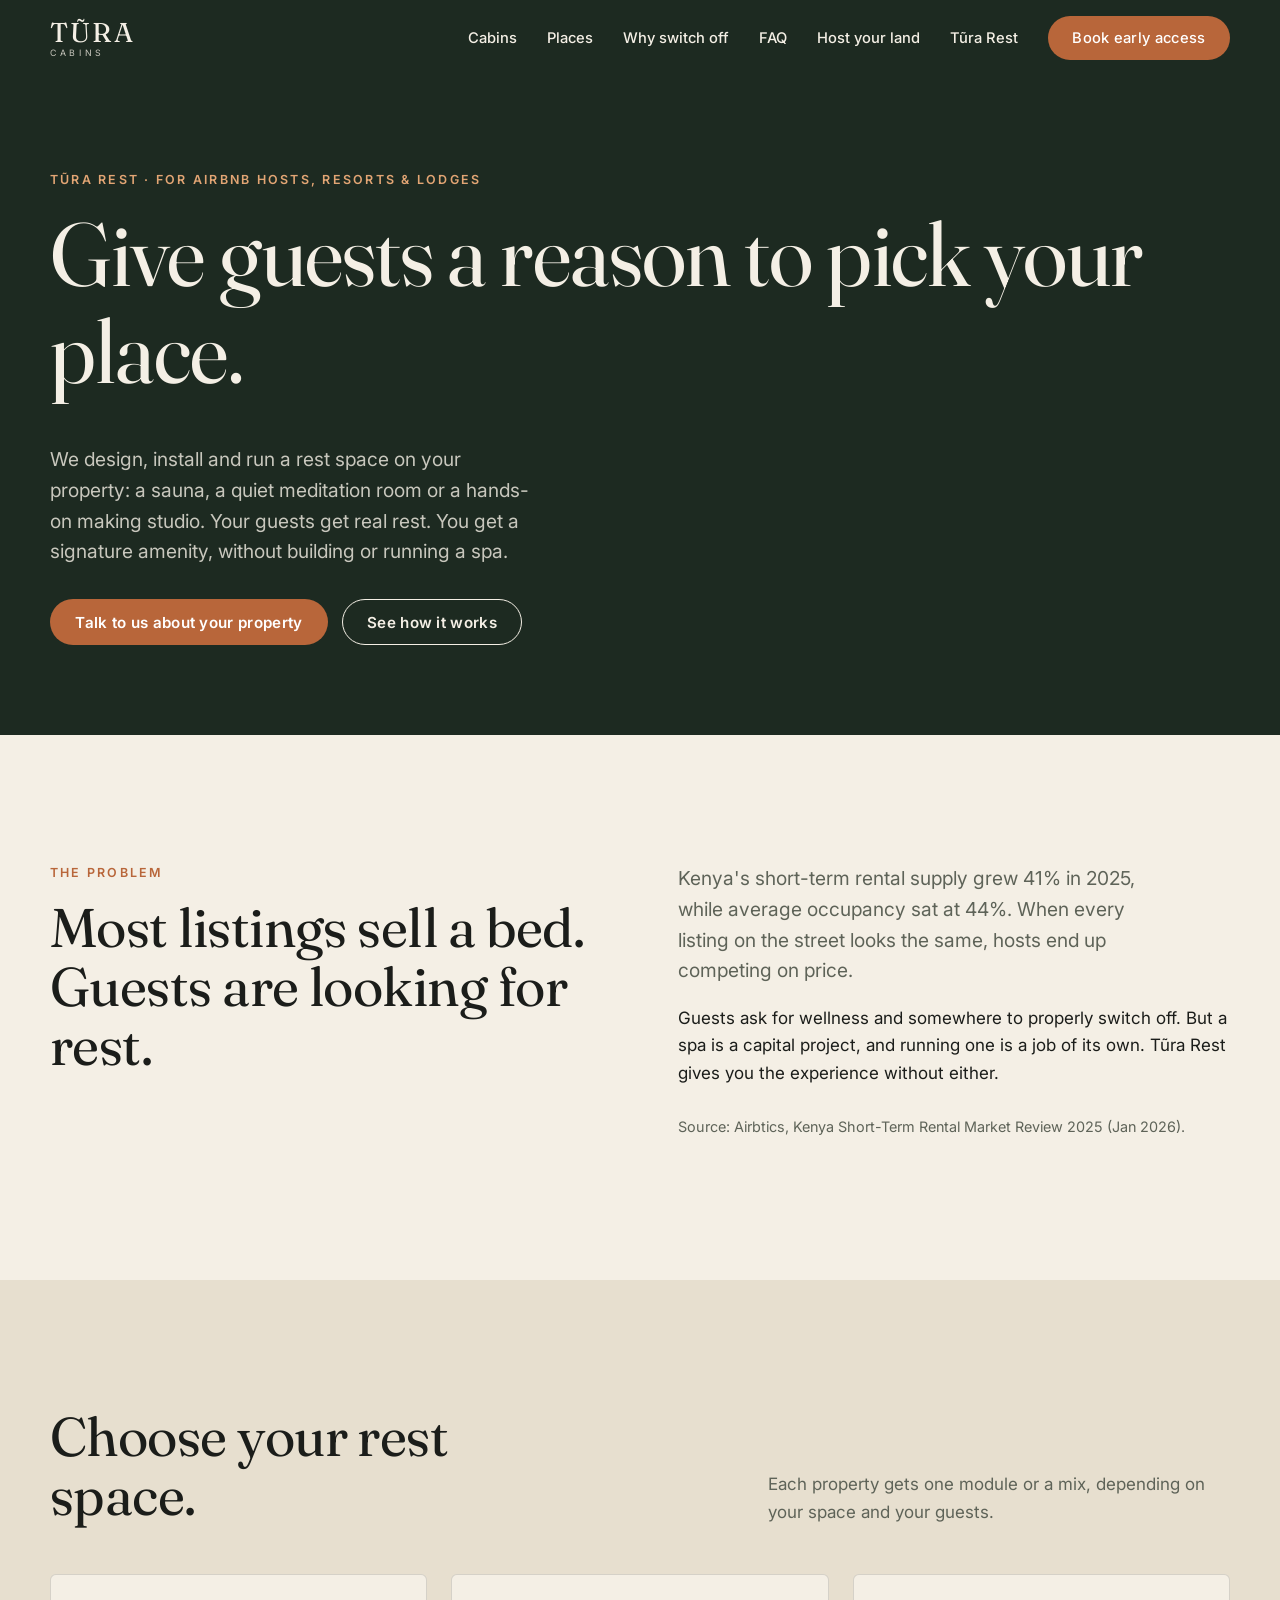
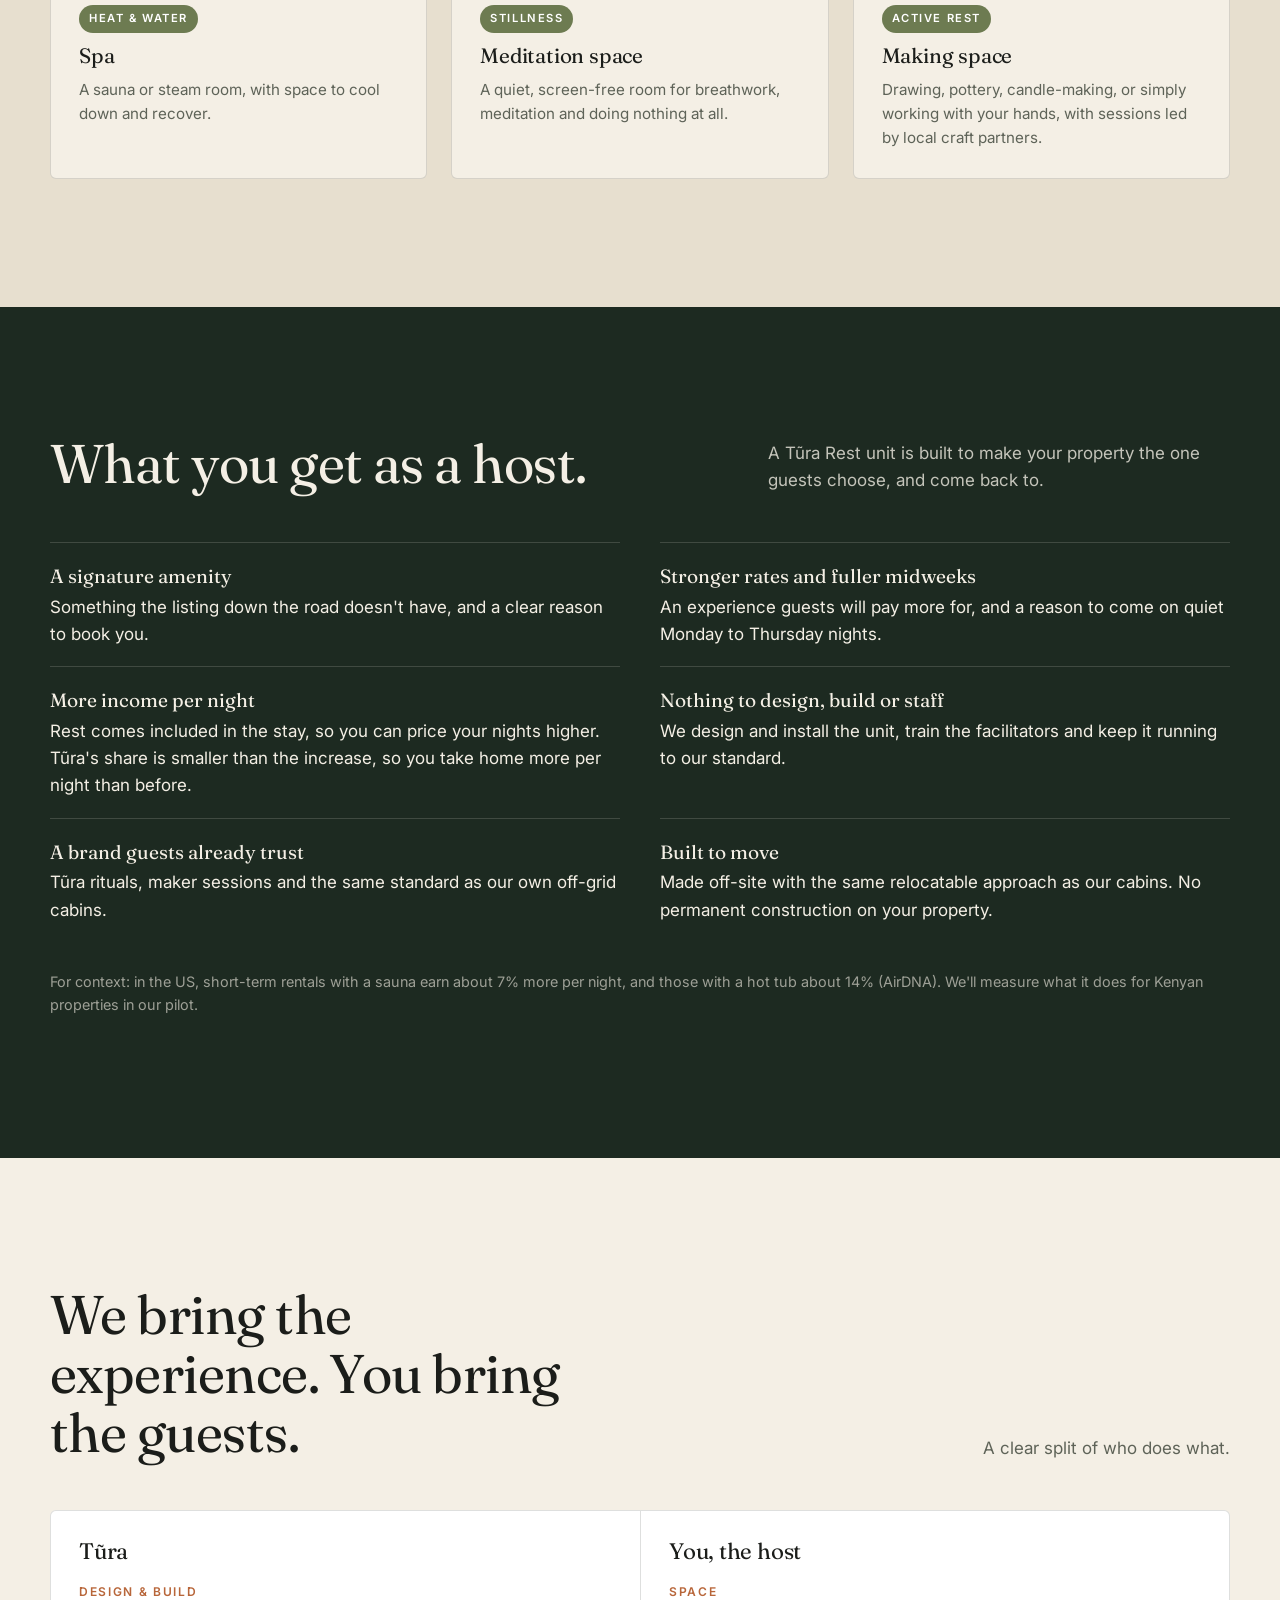
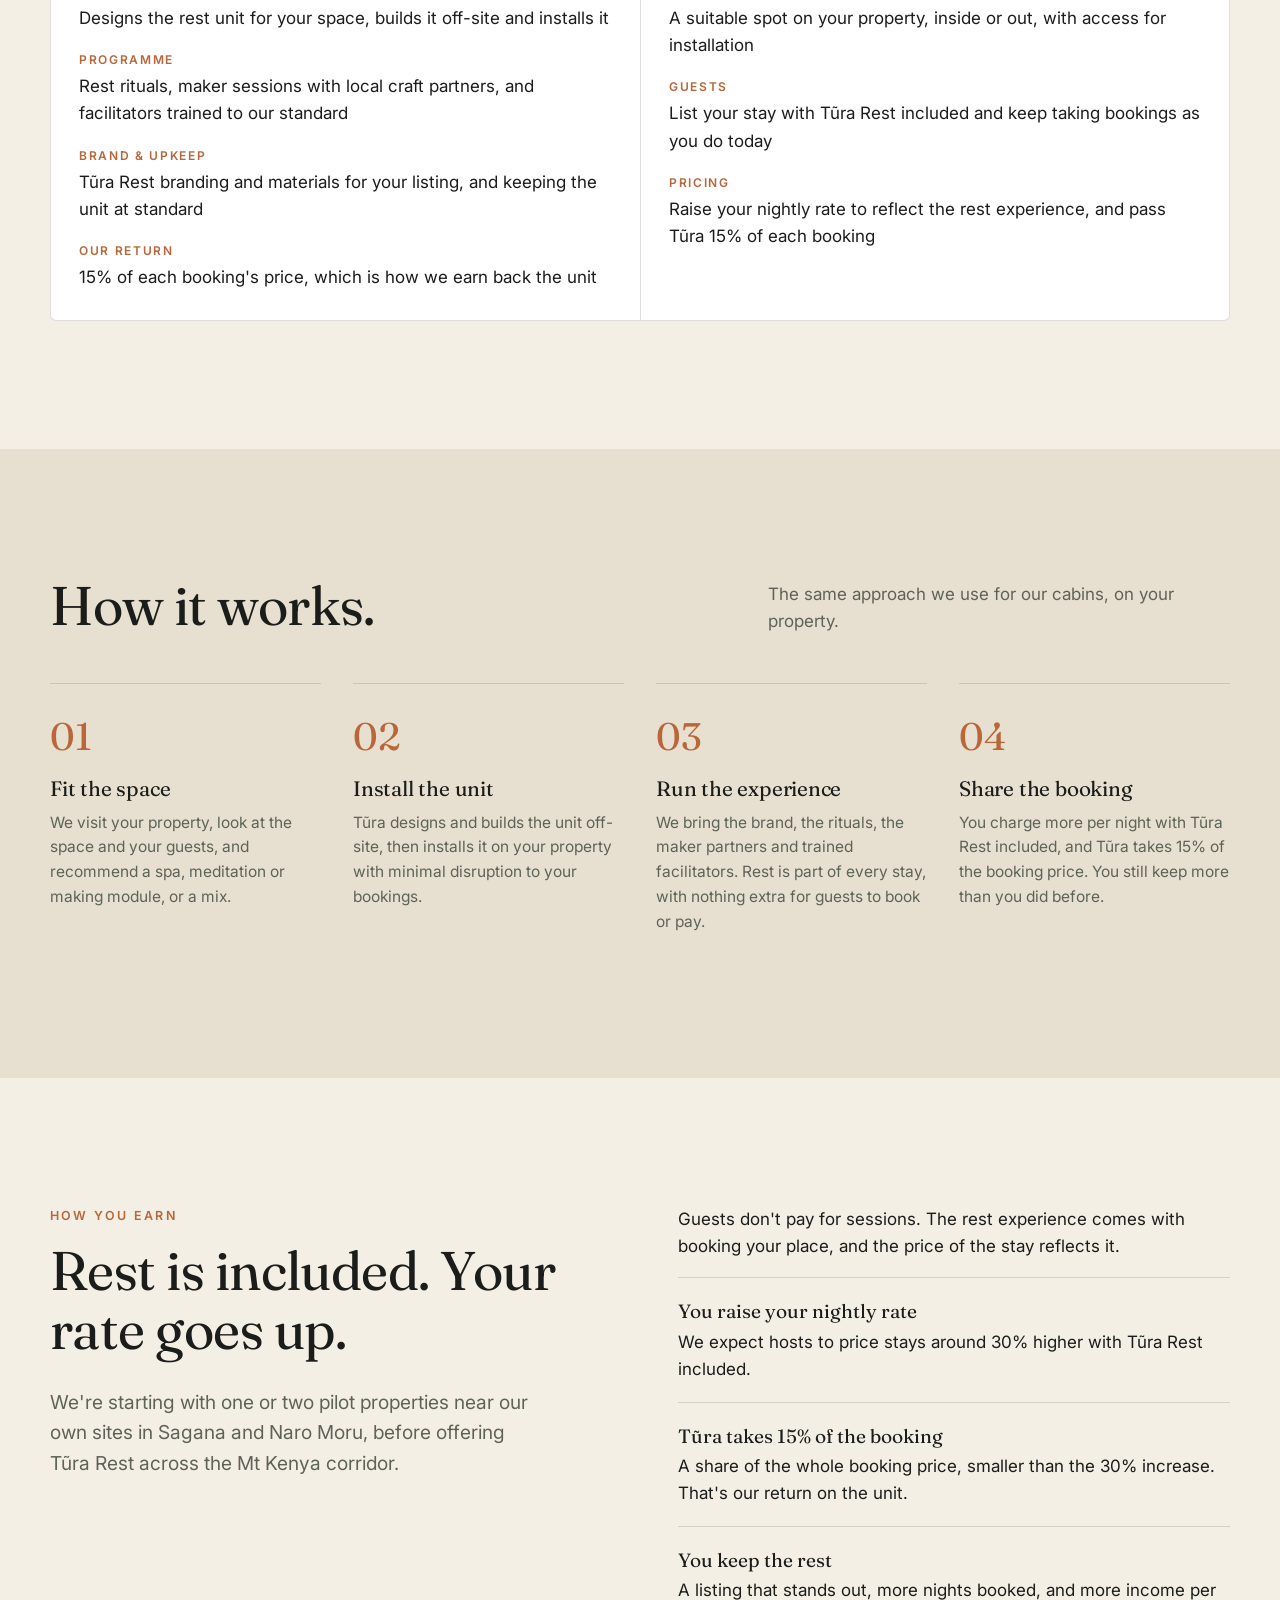
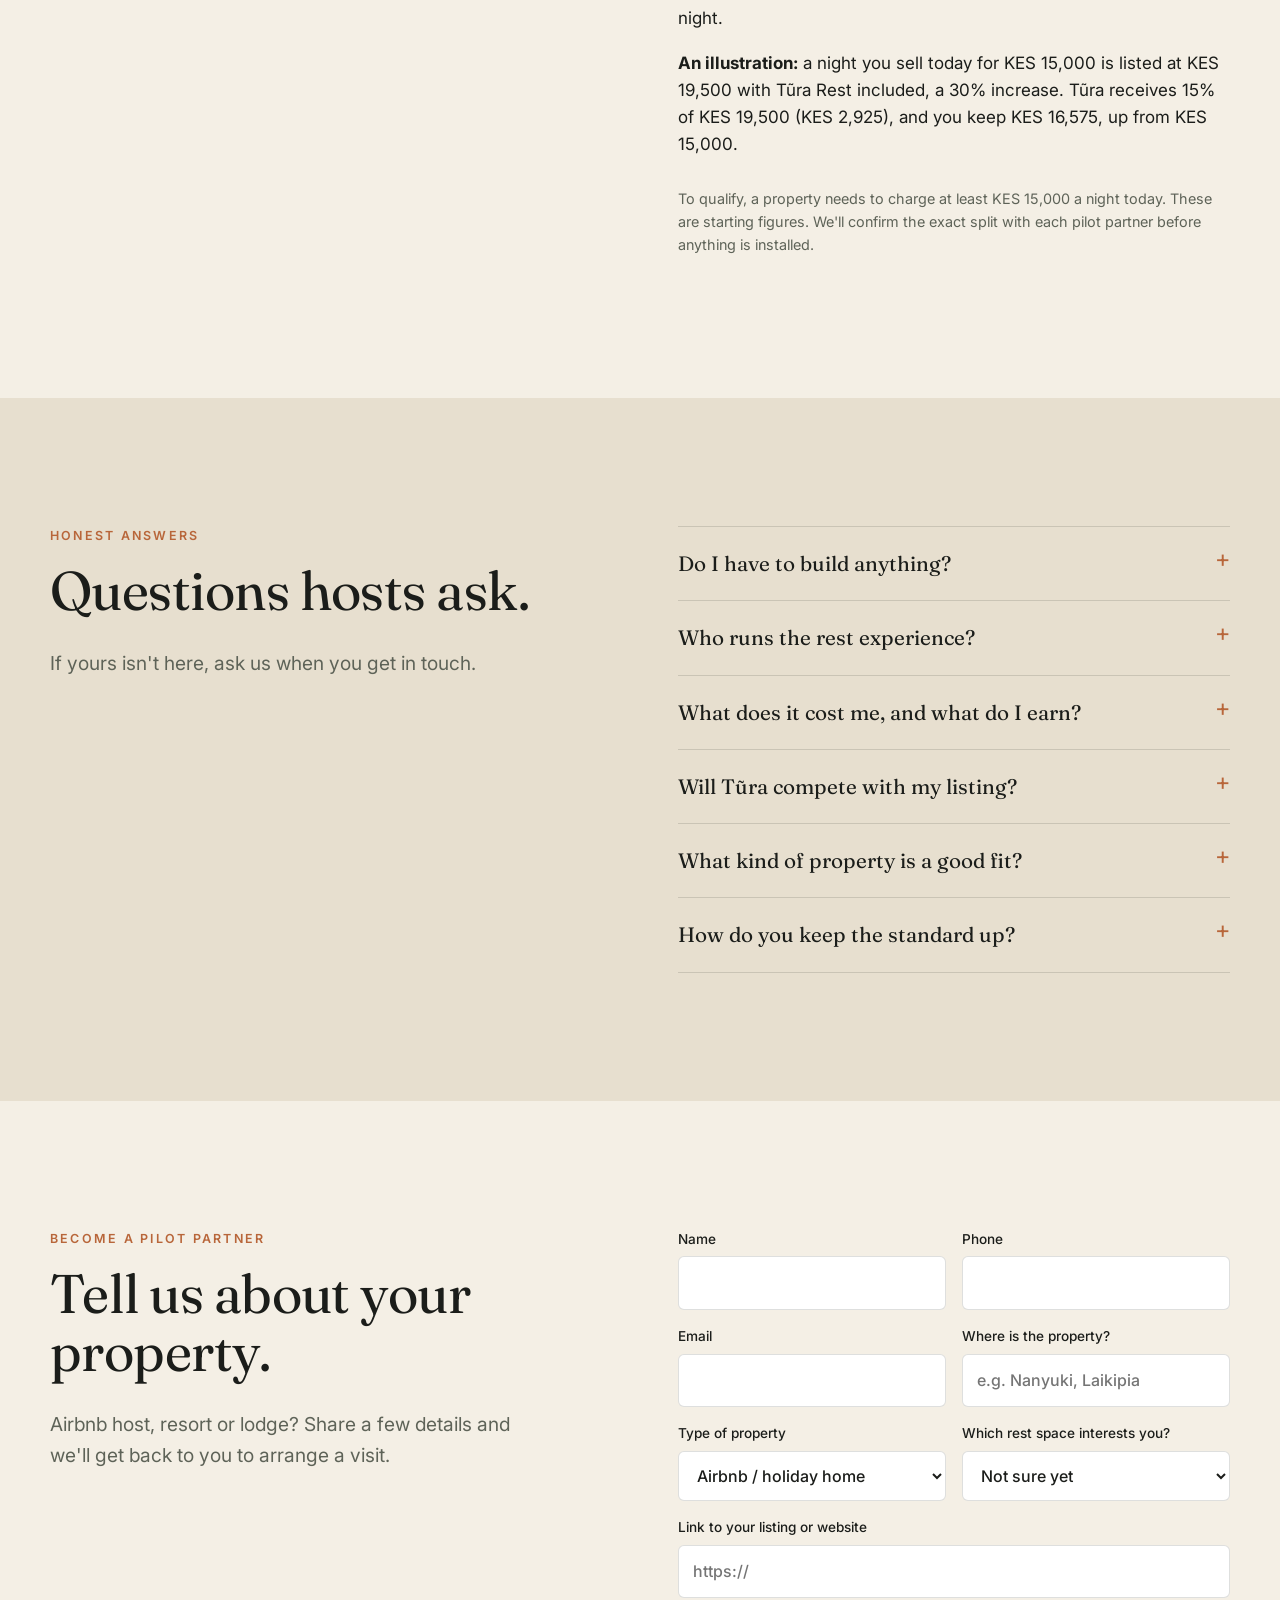
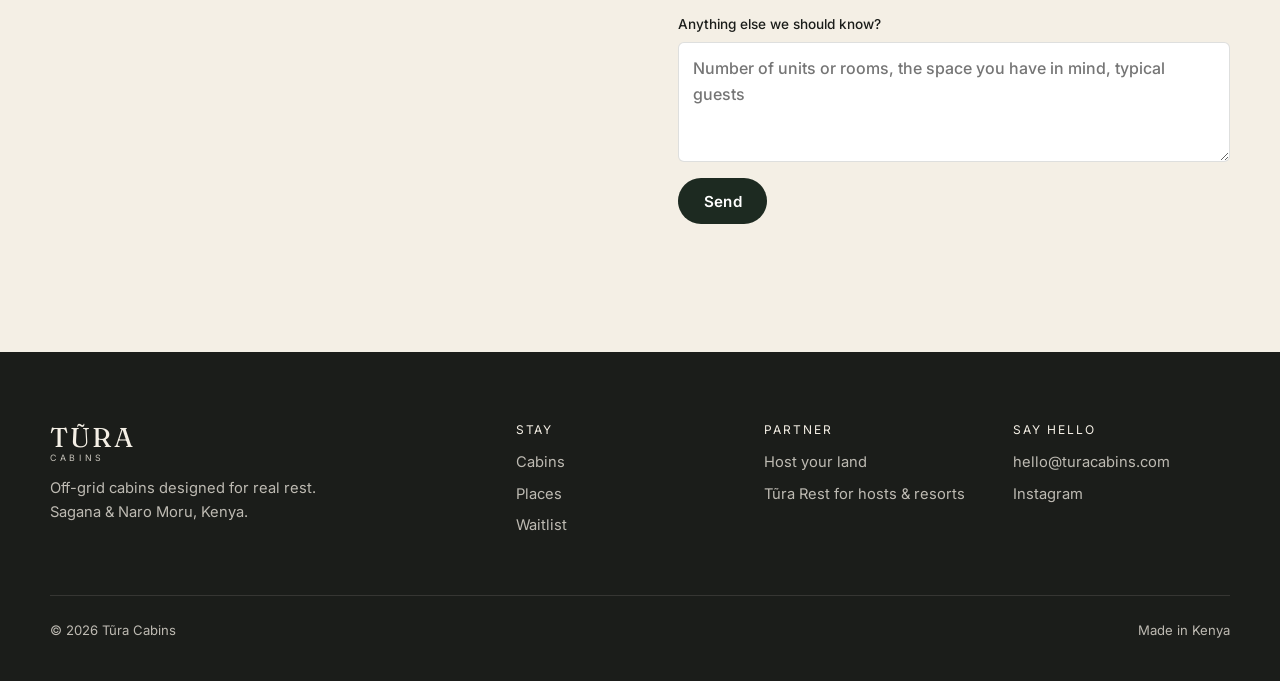
<file: rest/index.html>
<!doctype html>
<html lang="en">
<head>
  <meta charset="utf-8">
  <meta name="viewport" content="width=device-width, initial-scale=1">
  <title>Tũra Rest for hosts &amp; resorts · Tũra Cabins</title>
  <meta name="description" content="Tũra Rest puts a designed rest space (a sauna, a meditation room or a making studio) inside your Airbnb, resort or lodge. We design, install and run it. You get a signature amenity without building a spa.">
  <meta property="og:title" content="Tũra Rest · A signature rest amenity for your property">
  <meta property="og:description" content="A sauna, meditation room or making studio, designed, installed and run by Tũra inside Airbnbs, resorts and lodges.">
  <meta property="og:type" content="website">
  <meta name="theme-color" content="#1d2a21">
  <link rel="icon" href="/assets/img/favicon.svg" type="image/svg+xml">
  <link rel="preconnect" href="https://fonts.googleapis.com">
  <link rel="preconnect" href="https://fonts.gstatic.com" crossorigin>
  <link href="https://fonts.googleapis.com/css2?family=Fraunces:opsz,wght@9..144,300;9..144,400&family=Inter:wght@400;500;600&display=swap" rel="stylesheet">
  <link rel="stylesheet" href="/assets/css/styles.css">
</head>
<body>

<header class="site-header" data-header>
  <nav class="wrap nav" aria-label="Main">
    <a href="/" class="logo" aria-label="Tũra Cabins home">TŨRA<small>CABINS</small></a>
    <button class="nav__toggle" aria-label="Open menu" aria-expanded="false" data-nav-toggle><span></span><span></span><span></span></button>
    <ul class="nav__links" data-nav>
      <li><a href="/#cabins">Cabins</a></li>
      <li><a href="/#places">Places</a></li>
      <li><a href="/#why">Why switch off</a></li>
      <li><a href="/#faq">FAQ</a></li>
      <li><a href="/host/">Host your land</a></li>
      <li><a href="/rest/" aria-current="page">Tũra Rest</a></li>
      <li><a href="/#waitlist" class="btn">Book early access</a></li>
    </ul>
  </nav>
</header>

<main>

  <section class="page-hero">
    <div class="wrap">
      <span class="eyebrow" style="color:#e2a574">Tũra Rest · For Airbnb hosts, resorts &amp; lodges</span>
      <h1>Give guests a reason to pick your place.</h1>
      <p class="lede" style="color:rgba(244,239,229,.8)">We design, install and run a rest space on your property: a sauna, a quiet meditation room or a hands-on making studio. Your guests get real rest. You get a signature amenity, without building or running a spa.</p>
      <div class="hero__ctas">
        <a href="#enquire" class="btn">Talk to us about your property</a>
        <a href="#how" class="btn btn--ghost">See how it works</a>
      </div>
    </div>
  </section>

  <section class="section">
    <div class="wrap split split--top">
      <div class="reveal">
        <span class="eyebrow">The problem</span>
        <h2>Most listings sell a bed. Guests are looking for rest.</h2>
      </div>
      <div class="reveal">
        <p class="lede">Kenya's short-term rental supply grew 41% in 2025, while average occupancy sat at 44%. When every listing on the street looks the same, hosts end up competing on price.</p>
        <p>Guests ask for wellness and somewhere to properly switch off. But a spa is a capital project, and running one is a job of its own. Tũra Rest gives you the experience without either.</p>
        <p class="note">Source: Airbtics, Kenya Short-Term Rental Market Review 2025 (Jan 2026).</p>
      </div>
    </div>
  </section>

  <section class="section section--sand">
    <div class="wrap">
      <div class="section-head reveal">
        <h2>Choose your rest space.</h2>
        <p>Each property gets one module or a mix, depending on your space and your guests.</p>
      </div>
      <div class="cards">
        <div class="extra reveal">
          <span class="badge">Heat &amp; water</span>
          <h3>Spa</h3>
          <p>A sauna or steam room, with space to cool down and recover.</p>
        </div>
        <div class="extra reveal">
          <span class="badge">Stillness</span>
          <h3>Meditation space</h3>
          <p>A quiet, screen-free room for breathwork, meditation and doing nothing at all.</p>
        </div>
        <div class="extra reveal">
          <span class="badge">Active rest</span>
          <h3>Making space</h3>
          <p>Drawing, pottery, candle-making, or simply working with your hands, with sessions led by local craft partners.</p>
        </div>
      </div>
    </div>
  </section>

  <section class="section section--dark">
    <div class="wrap">
      <div class="section-head reveal">
        <h2>What you get as a host.</h2>
        <p>A Tũra Rest unit is built to make your property the one guests choose, and come back to.</p>
      </div>
      <ul class="features reveal">
        <li><strong>A signature amenity</strong>Something the listing down the road doesn't have, and a clear reason to book you.</li>
        <li><strong>Stronger rates and fuller midweeks</strong>An experience guests will pay more for, and a reason to come on quiet Monday to Thursday nights.</li>
        <li><strong>More income per night</strong>Rest comes included in the stay, so you can price your nights higher. Tũra's share is smaller than the increase, so you take home more per night than before.</li>
        <li><strong>Nothing to design, build or staff</strong>We design and install the unit, train the facilitators and keep it running to our standard.</li>
        <li><strong>A brand guests already trust</strong>Tũra rituals, maker sessions and the same standard as our own off-grid cabins.</li>
        <li><strong>Built to move</strong>Made off-site with the same relocatable approach as our cabins. No permanent construction on your property.</li>
      </ul>
      <p class="note" style="color:rgba(244,239,229,.6)">For context: in the US, short-term rentals with a sauna earn about 7% more per night, and those with a hot tub about 14% (AirDNA). We'll measure what it does for Kenyan properties in our pilot.</p>
    </div>
  </section>

  <section class="section">
    <div class="wrap">
      <div class="section-head reveal">
        <h2>We bring the experience. You bring the guests.</h2>
        <p>A clear split of who does what.</p>
      </div>
      <div class="compare reveal">
        <div>
          <h3>Tũra</h3>
          <dl>
            <dt>Design &amp; build</dt><dd>Designs the rest unit for your space, builds it off-site and installs it</dd>
            <dt>Programme</dt><dd>Rest rituals, maker sessions with local craft partners, and facilitators trained to our standard</dd>
            <dt>Brand &amp; upkeep</dt><dd>Tũra Rest branding and materials for your listing, and keeping the unit at standard</dd>
            <dt>Our return</dt><dd>15% of each booking's price, which is how we earn back the unit</dd>
          </dl>
        </div>
        <div>
          <h3>You, the host</h3>
          <dl>
            <dt>Space</dt><dd>A suitable spot on your property, inside or out, with access for installation</dd>
            <dt>Guests</dt><dd>List your stay with Tũra Rest included and keep taking bookings as you do today</dd>
            <dt>Pricing</dt><dd>Raise your nightly rate to reflect the rest experience, and pass Tũra 15% of each booking</dd>
          </dl>
        </div>
      </div>
    </div>
  </section>

  <section class="section section--sand" id="how">
    <div class="wrap">
      <div class="section-head reveal">
        <h2>How it works.</h2>
        <p>The same approach we use for our cabins, on your property.</p>
      </div>
      <ol class="steps steps--4">
        <li class="reveal"><h3>Fit the space</h3><p>We visit your property, look at the space and your guests, and recommend a spa, meditation or making module, or a mix.</p></li>
        <li class="reveal"><h3>Install the unit</h3><p>Tũra designs and builds the unit off-site, then installs it on your property with minimal disruption to your bookings.</p></li>
        <li class="reveal"><h3>Run the experience</h3><p>We bring the brand, the rituals, the maker partners and trained facilitators. Rest is part of every stay, with nothing extra for guests to book or pay.</p></li>
        <li class="reveal"><h3>Share the booking</h3><p>You charge more per night with Tũra Rest included, and Tũra takes 15% of the booking price. You still keep more than you did before.</p></li>
      </ol>
    </div>
  </section>

  <section class="section">
    <div class="wrap split split--top">
      <div class="reveal">
        <span class="eyebrow">How you earn</span>
        <h2>Rest is included. Your rate goes up.</h2>
        <p class="lede">We're starting with one or two pilot properties near our own sites in Sagana and Naro Moru, before offering Tũra Rest across the Mt Kenya corridor.</p>
      </div>
      <div class="reveal">
        <p>Guests don't pay for sessions. The rest experience comes with booking your place, and the price of the stay reflects it.</p>
        <ul class="features" style="grid-template-columns:1fr">
          <li><strong>You raise your nightly rate</strong>We expect hosts to price stays around 30% higher with Tũra Rest included.</li>
          <li><strong>Tũra takes 15% of the booking</strong>A share of the whole booking price, smaller than the 30% increase. That's our return on the unit.</li>
          <li><strong>You keep the rest</strong>A listing that stands out, more nights booked, and more income per night.</li>
        </ul>
        <p><strong>An illustration:</strong> a night you sell today for KES 15,000 is listed at KES 19,500 with Tũra Rest included, a 30% increase. Tũra receives 15% of KES 19,500 (KES 2,925), and you keep KES 16,575, up from KES 15,000.</p>
        <p class="note">To qualify, a property needs to charge at least KES 15,000 a night today. These are starting figures. We'll confirm the exact split with each pilot partner before anything is installed.</p>
      </div>
    </div>
  </section>

  <section class="section section--sand" id="rest-faq">
    <div class="wrap split split--top">
      <div class="reveal">
        <span class="eyebrow">Honest answers</span>
        <h2>Questions hosts ask.</h2>
        <p class="lede">If yours isn't here, ask us when you get in touch.</p>
      </div>
      <div class="faq reveal">
        <details><summary>Do I have to build anything?</summary><p>No. Tũra designs and builds the rest unit off-site using the same relocatable approach as our cabins, then installs it on your property.</p></details>
        <details><summary>Who runs the rest experience?</summary><p>Tũra provides the programme: rest rituals, maker sessions with local craft partners, and facilitators trained to our standard. You don't need to hire or train anyone.</p></details>
        <details><summary>What does it cost me, and what do I earn?</summary><p>Tũra Rest is included in the stays you sell, so you raise your nightly rate, which we expect to be around 30%. Tũra takes 15% of the whole booking price as our return on the unit. Because that's smaller than the increase, you keep more per night than you do today. We confirm the exact split with you before anything is installed.</p></details>
        <details><summary>Will Tũra compete with my listing?</summary><p>No. Tũra Rest adds the rest experience to a place your guests already book. They stay with you, and the unit gives them a reason to.</p></details>
        <details><summary>What kind of property is a good fit?</summary><p>Airbnbs and holiday homes, boutique resorts and lodges that charge at least KES 15,000 a night and have a bit of space, inside or outdoors, for a rest unit. We'll tell you honestly after a site visit whether yours fits, and which module suits it.</p></details>
        <details><summary>How do you keep the standard up?</summary><p>Every unit is designed, branded and run to the Tũra standard, with facilitators we train. Partner agreements include the right to remove the unit if standards slip, which is part of what makes the brand worth having on your listing.</p></details>
      </div>
    </div>
  </section>

  <section class="section" id="enquire">
    <div class="wrap split split--top">
      <div class="reveal">
        <span class="eyebrow">Become a pilot partner</span>
        <h2>Tell us about your property.</h2>
        <p class="lede">Airbnb host, resort or lodge? Share a few details and we'll get back to you to arrange a visit.</p>
      </div>
      <form class="form reveal" name="rest-partner" method="POST" action="/thanks/" data-netlify="true" netlify-honeypot="bot-field">
        <input type="hidden" name="form-name" value="rest-partner">
        <p class="hidden"><label>Don't fill this out <input name="bot-field"></label></p>
        <div class="form__row">
          <label>Name<input type="text" name="name" autocomplete="name" required></label>
          <label>Phone<input type="tel" name="phone" autocomplete="tel" required></label>
        </div>
        <div class="form__row">
          <label>Email<input type="email" name="email" autocomplete="email"></label>
          <label>Where is the property?<input type="text" name="location" placeholder="e.g. Nanyuki, Laikipia" required></label>
        </div>
        <div class="form__row">
          <label>Type of property
            <select name="property_type">
              <option>Airbnb / holiday home</option>
              <option>Boutique resort</option>
              <option>Lodge or camp</option>
              <option>Other</option>
            </select>
          </label>
          <label>Which rest space interests you?
            <select name="module">
              <option>Not sure yet</option>
              <option>Spa (sauna or steam)</option>
              <option>Meditation space</option>
              <option>Making space</option>
              <option>A mix</option>
            </select>
          </label>
        </div>
        <label>Link to your listing or website<input type="url" name="listing" placeholder="https://"></label>
        <label>Anything else we should know?<textarea name="message" placeholder="Number of units or rooms, the space you have in mind, typical guests"></textarea></label>
        <button type="submit" class="btn btn--dark">Send</button>
      </form>
    </div>
  </section>

</main>

<footer class="site-footer">
  <div class="wrap">
    <div class="footer__grid">
      <div>
        <a href="/" class="logo">TŨRA<small>CABINS</small></a>
        <p>Off-grid cabins designed for real rest.<br>Sagana &amp; Naro Moru, Kenya.</p>
      </div>
      <div>
        <h4>Stay</h4>
        <ul>
          <li><a href="/#cabins">Cabins</a></li>
          <li><a href="/#places">Places</a></li>
          <li><a href="/#waitlist">Waitlist</a></li>
        </ul>
      </div>
      <div>
        <h4>Partner</h4>
        <ul>
          <li><a href="/host/">Host your land</a></li>
          <li><a href="/rest/">Tũra Rest for hosts &amp; resorts</a></li>
        </ul>
      </div>
      <div>
        <h4>Say hello</h4>
        <ul>
          <li><a href="mailto:hello@turacabins.com">hello@turacabins.com</a></li>
          <li><a href="https://instagram.com/" rel="noopener">Instagram</a></li>
        </ul>
      </div>
    </div>
    <div class="footer__base">
      <span>© <span data-year>2026</span> Tũra Cabins</span>
      <span>Made in Kenya</span>
    </div>
  </div>
</footer>

<script src="/assets/js/main.js" defer></script>
</body>
</html>
</file>
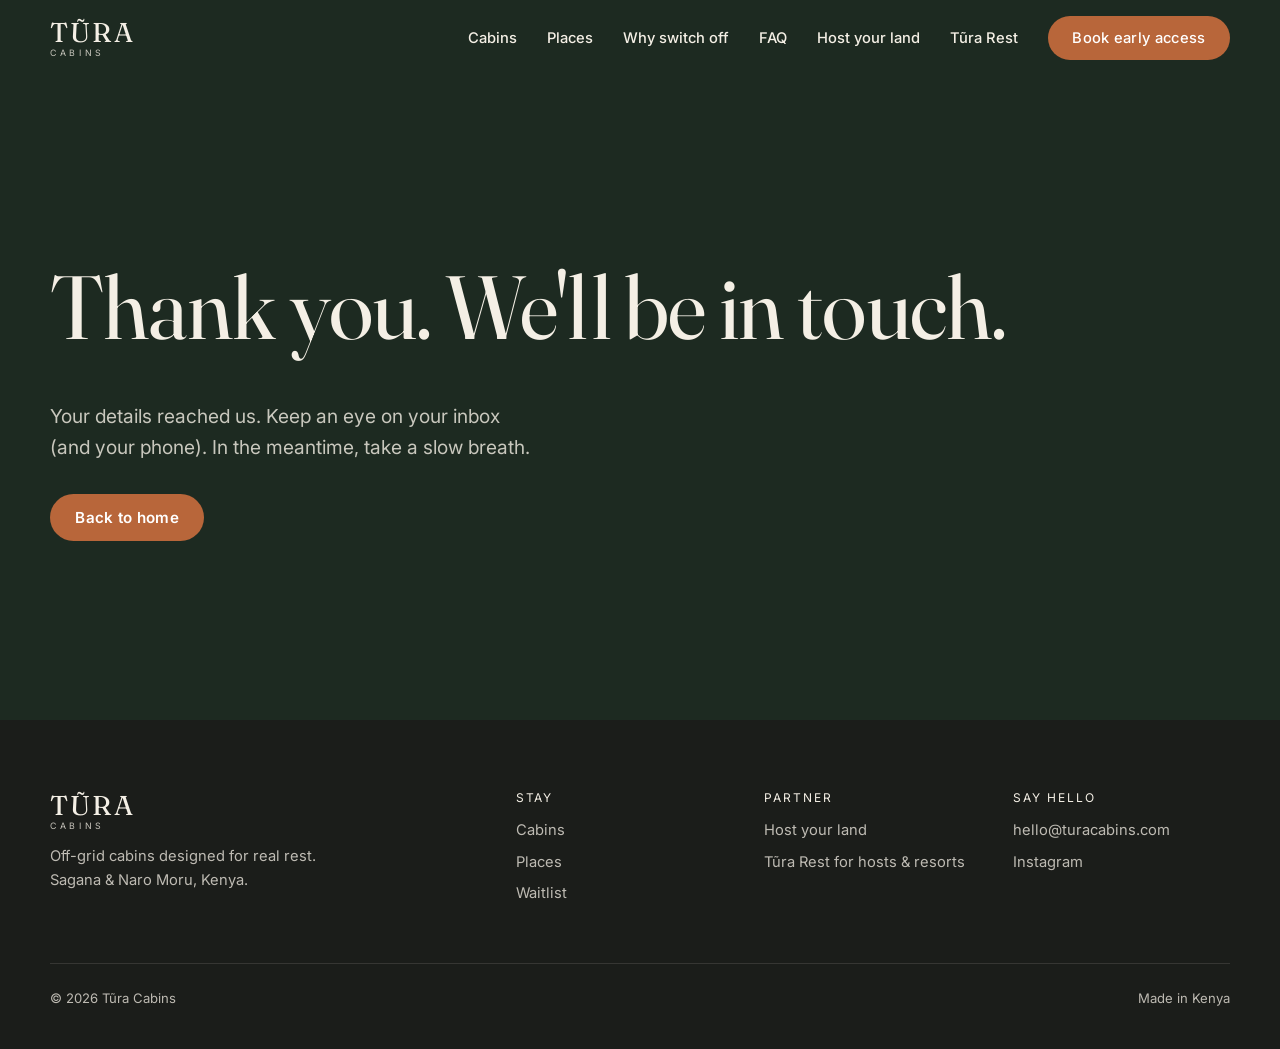
<file: thanks/index.html>
<!doctype html>
<html lang="en">
<head>
  <meta charset="utf-8">
  <meta name="viewport" content="width=device-width, initial-scale=1">
  <title>Thank you · Tũra Cabins</title>
  <meta name="description" content="Small off-grid cabins on quiet farms in Sagana and Naro Moru, 2–4 hours from Nairobi. No reception, no wifi, no crowds. Just two nights of real rest.">
  <meta property="og:title" content="Tũra Cabins · Designed for real rest">
  <meta property="og:description" content="Off-grid cabins in Sagana & Naro Moru, Kenya. 2–4 hours from Nairobi.">
  <meta property="og:type" content="website">
  <meta name="robots" content="noindex">
  <meta name="theme-color" content="#1d2a21">
  <link rel="icon" href="/assets/img/favicon.svg" type="image/svg+xml">
  <link rel="preconnect" href="https://fonts.googleapis.com">
  <link rel="preconnect" href="https://fonts.gstatic.com" crossorigin>
  <link href="https://fonts.googleapis.com/css2?family=Fraunces:opsz,wght@9..144,300;9..144,400&family=Inter:wght@400;500;600&display=swap" rel="stylesheet">
  <link rel="stylesheet" href="/assets/css/styles.css">
</head>
<body>

<header class="site-header" data-header>
  <nav class="wrap nav" aria-label="Main">
    <a href="/" class="logo" aria-label="Tũra Cabins home">TŨRA<small>CABINS</small></a>
    <button class="nav__toggle" aria-label="Open menu" aria-expanded="false" data-nav-toggle><span></span><span></span><span></span></button>
    <ul class="nav__links" data-nav>
      <li><a href="/#cabins">Cabins</a></li>
      <li><a href="/#places">Places</a></li>
      <li><a href="/#why">Why switch off</a></li>
      <li><a href="/#faq">FAQ</a></li>
      <li><a href="/host/">Host your land</a></li>
      <li><a href="/rest/">Tũra Rest</a></li>
      <li><a href="/#waitlist" class="btn">Book early access</a></li>
    </ul>
  </nav>
</header>

<main>
  <section class="page-hero" style="min-height:80vh;display:flex;align-items:center">
    <div class="wrap">
      <h1>Thank you. We'll be in touch.</h1>
      <p class="lede" style="color:rgba(244,239,229,.8)">Your details reached us. Keep an eye on your inbox (and your phone). In the meantime, take a slow breath.</p>
      <div class="hero__ctas"><a href="/" class="btn">Back to home</a></div>
    </div>
  </section>
</main>

<footer class="site-footer">
  <div class="wrap">
    <div class="footer__grid">
      <div>
        <a href="/" class="logo">TŨRA<small>CABINS</small></a>
        <p>Off-grid cabins designed for real rest.<br>Sagana &amp; Naro Moru, Kenya.</p>
      </div>
      <div>
        <h4>Stay</h4>
        <ul>
          <li><a href="/#cabins">Cabins</a></li>
          <li><a href="/#places">Places</a></li>
          <li><a href="/#waitlist">Waitlist</a></li>
        </ul>
      </div>
      <div>
        <h4>Partner</h4>
        <ul>
          <li><a href="/host/">Host your land</a></li>
          <li><a href="/rest/">Tũra Rest for hosts &amp; resorts</a></li>
        </ul>
      </div>
      <div>
        <h4>Say hello</h4>
        <ul>
          <li><a href="mailto:hello@turacabins.com">hello@turacabins.com</a></li>
          <li><a href="https://instagram.com/" rel="noopener">Instagram</a></li>
        </ul>
      </div>
    </div>
    <div class="footer__base">
      <span>© <span data-year>2026</span> Tũra Cabins</span>
      <span>Made in Kenya</span>
    </div>
  </div>
</footer>

<script src="/assets/js/main.js" defer></script>
</body>
</html>
</file>
<file: assets/css/styles.css>
/* Tũra Cabins */
:root {
  --forest: #1d2a21;
  --forest-2: #2b3d2f;
  --moss: #6d7b51;
  --clay: #b8663a;
  --clay-dark: #9a5230;
  --bone: #f4efe5;
  --sand: #e7dfcf;
  --ink: #1b1d1a;
  --muted: #5e6358;
  --line: rgba(27, 29, 26, 0.14);
  --serif: "Fraunces", Georgia, "Times New Roman", serif;
  --sans: "Inter", system-ui, -apple-system, "Segoe UI", Roboto, sans-serif;
  --wrap: 1180px;
  --radius: 6px;
}

*, *::before, *::after { box-sizing: border-box; }
html { scroll-behavior: smooth; }
body {
  margin: 0;
  font-family: var(--sans);
  font-size: 17px;
  line-height: 1.6;
  color: var(--ink);
  background: var(--bone);
  -webkit-font-smoothing: antialiased;
}
img, svg { display: block; max-width: 100%; }
a { color: inherit; }
h1, h2, h3, h4 {
  font-family: var(--serif);
  font-weight: 400;
  line-height: 1.08;
  letter-spacing: -0.01em;
  margin: 0 0 0.5em;
}
h1 { font-size: clamp(2.8rem, 7vw, 5.6rem); }
h2 { font-size: clamp(2rem, 4.4vw, 3.4rem); }
h3 { font-size: 1.5rem; }
p { margin: 0 0 1em; }

.wrap { width: min(100% - 32px, var(--wrap)); margin-inline: auto; }
.eyebrow {
  font-size: 0.78rem;
  letter-spacing: 0.18em;
  text-transform: uppercase;
  font-weight: 600;
  color: var(--clay);
  margin-bottom: 1rem;
  display: block;
}
.lede { font-size: 1.2rem; color: var(--muted); max-width: 40ch; }
.section { padding: clamp(72px, 10vw, 140px) 0; }
.section--dark { background: var(--forest); color: var(--bone); }
.section--dark .lede, .section--dark p { color: rgba(244, 239, 229, 0.78); }
.section--sand { background: var(--sand); }

/* Buttons */
.btn {
  display: inline-flex;
  align-items: center;
  gap: 0.5em;
  padding: 0.95em 1.6em;
  border-radius: 999px;
  border: 1px solid transparent;
  background: var(--clay);
  color: #fff;
  font: 600 0.95rem/1 var(--sans);
  letter-spacing: 0.02em;
  text-decoration: none;
  cursor: pointer;
  transition: background 0.2s, color 0.2s, border-color 0.2s;
}
.btn:hover { background: var(--clay-dark); }
.btn--ghost { background: transparent; border-color: currentColor; color: inherit; }
.btn--ghost:hover { background: var(--bone); color: var(--forest); border-color: var(--bone); }
.btn--dark { background: var(--forest); }
.btn--dark:hover { background: var(--forest-2); }

/* Header */
.site-header {
  position: fixed;
  inset: 0 0 auto 0;
  z-index: 50;
  color: var(--bone);
  transition: background 0.3s, color 0.3s, box-shadow 0.3s;
}
.site-header.is-solid,
.site-header--solid {
  background: var(--bone);
  color: var(--ink);
  box-shadow: 0 1px 0 var(--line);
}
.nav {
  display: flex;
  align-items: center;
  justify-content: space-between;
  height: 76px;
  gap: 24px;
}
.logo {
  font-family: var(--serif);
  font-size: 1.7rem;
  letter-spacing: 0.08em;
  text-decoration: none;
  line-height: 1;
}
.logo small {
  display: block;
  font-family: var(--sans);
  font-size: 0.55rem;
  letter-spacing: 0.42em;
  margin-top: 3px;
  opacity: 0.8;
}
.nav__links { display: flex; align-items: center; gap: 30px; list-style: none; margin: 0; padding: 0; }
.nav__links a { text-decoration: none; font-size: 0.92rem; font-weight: 500; }
.nav__links a:not(.btn):hover { text-decoration: underline; text-underline-offset: 5px; }
.nav__toggle {
  display: none;
  background: none;
  border: 0;
  color: inherit;
  padding: 8px;
  cursor: pointer;
}
.nav__toggle span { display: block; width: 24px; height: 2px; background: currentColor; margin: 5px 0; }

@media (max-width: 860px) {
  .nav__toggle { display: block; }
  .nav__links {
    position: fixed;
    inset: 76px 0 auto 0;
    flex-direction: column;
    align-items: flex-start;
    gap: 22px;
    padding: 28px 16px 36px;
    background: var(--bone);
    color: var(--ink);
    box-shadow: 0 12px 24px rgba(0, 0, 0, 0.08);
    display: none;
  }
  .nav__links.is-open { display: flex; }
  .nav__links a { font-size: 1.1rem; }
}

/* Hero */
.hero {
  position: relative;
  min-height: 100svh;
  display: flex;
  align-items: flex-end;
  color: var(--bone);
  background: var(--forest);
  overflow: hidden;
}
.hero__art { position: absolute; inset: 0; width: 100%; height: 100%; }
.hero__art svg { width: 100%; height: 100%; }
.hero::after {
  content: "";
  position: absolute;
  inset: 0;
  background: linear-gradient(to top, rgba(20, 28, 22, 0.75) 0%, rgba(20, 28, 22, 0.25) 55%, transparent 80%);
}
@media (min-width: 861px) {
  .hero::after { background: linear-gradient(to right, rgba(20, 28, 22, 0.6) 0%, transparent 55%); }
}
.hero__content { position: relative; z-index: 1; padding: 140px 0 clamp(56px, 9vw, 110px); }
.hero h1 { max-width: 12ch; margin-bottom: 0.3em; }
.hero p { font-size: clamp(1.1rem, 2vw, 1.35rem); max-width: 36ch; color: rgba(244, 239, 229, 0.85); }
.hero__ctas { display: flex; flex-wrap: wrap; gap: 14px; margin-top: 2rem; }
.hero__meta {
  display: flex;
  flex-wrap: wrap;
  gap: 8px 28px;
  margin-top: 2.6rem;
  font-size: 0.82rem;
  letter-spacing: 0.14em;
  text-transform: uppercase;
  opacity: 0.8;
}

.page-hero {
  padding: 170px 0 90px;
  background: var(--forest);
  color: var(--bone);
}
.page-hero p { color: rgba(244, 239, 229, 0.8); }

/* Grids */
.split {
  display: grid;
  grid-template-columns: 1fr 1fr;
  gap: clamp(32px, 6vw, 96px);
  align-items: center;
}
.split--top { align-items: start; }
@media (max-width: 860px) { .split { grid-template-columns: 1fr; } }

.cards { display: grid; grid-template-columns: repeat(3, 1fr); gap: 24px; }
.cards--2 { grid-template-columns: repeat(2, 1fr); }
.cards--4 { grid-template-columns: repeat(4, 1fr); }
@media (max-width: 1000px) { .cards--4 { grid-template-columns: repeat(2, 1fr); } }
@media (max-width: 860px) { .cards, .cards--2 { grid-template-columns: 1fr; } }
@media (max-width: 560px) { .cards--4 { grid-template-columns: 1fr; } }

.section-head { display: flex; justify-content: space-between; align-items: end; gap: 24px; margin-bottom: 48px; flex-wrap: wrap; }
.section-head h2 { margin: 0; max-width: 16ch; }
.section-head p { max-width: 42ch; margin: 0; color: var(--muted); }
.section--dark .section-head p { color: rgba(244, 239, 229, 0.78); }

/* Placeholder imagery */
.ph {
  position: relative;
  aspect-ratio: 4 / 5;
  border-radius: var(--radius);
  overflow: hidden;
  background: var(--forest-2);
}
.ph img, .ph svg { width: 100%; height: 100%; object-fit: cover; }
.ph--wide { aspect-ratio: 16 / 10; }
.ph__tag {
  position: absolute;
  left: 14px;
  bottom: 14px;
  font-size: 0.72rem;
  letter-spacing: 0.14em;
  text-transform: uppercase;
  color: var(--bone);
  background: rgba(29, 42, 33, 0.55);
  padding: 6px 10px;
  border-radius: 999px;
}

/* Cabin cards */
.cabin {
  background: #fff;
  border-radius: var(--radius);
  overflow: hidden;
  display: flex;
  flex-direction: column;
  border: 1px solid var(--line);
}
.cabin .ph { border-radius: 0; aspect-ratio: 4 / 3; }
.cards--2 .cabin .ph { aspect-ratio: 16 / 9; }
.cabin__body { padding: 26px 26px 30px; display: flex; flex-direction: column; flex: 1; }
.cabin__price { font-family: var(--serif); font-size: 1.9rem; margin: 0.2em 0 0.1em; }
.cabin__price small { font-family: var(--sans); font-size: 0.85rem; color: var(--muted); }
.cabin ul { list-style: none; padding: 0; margin: 1rem 0 1.6rem; border-top: 1px solid var(--line); }
.cabin li { padding: 10px 0; border-bottom: 1px solid var(--line); font-size: 0.95rem; }
.cabin .btn { margin-top: auto; align-self: flex-start; }
.note { font-size: 0.9rem; color: var(--muted); margin-top: 28px; }

/* Location cards */
.place { position: relative; color: var(--bone); border-radius: var(--radius); overflow: hidden; }
.place .ph { aspect-ratio: 3 / 4; }
.place__body {
  position: absolute;
  inset: auto 0 0 0;
  padding: 28px;
  background: linear-gradient(to top, rgba(20, 28, 22, 0.85), transparent);
}
.place__body h3 { margin-bottom: 0.2em; font-size: 2rem; }
.place__body p { margin: 0; color: rgba(244, 239, 229, 0.85); font-size: 0.95rem; }
.badge {
  display: inline-block;
  font-size: 0.7rem;
  letter-spacing: 0.14em;
  text-transform: uppercase;
  font-weight: 600;
  padding: 5px 10px;
  border-radius: 999px;
  background: var(--clay);
  color: #fff;
  margin-bottom: 12px;
}
.badge--muted { background: rgba(244, 239, 229, 0.2); }

/* Lists of features */
.features { display: grid; grid-template-columns: repeat(2, 1fr); gap: 0 40px; margin: 0; padding: 0; list-style: none; }
.features li { padding: 18px 0; border-top: 1px solid var(--line); }
.features strong { display: block; font-family: var(--serif); font-weight: 400; font-size: 1.2rem; margin-bottom: 2px; }
.section--dark .features li { border-color: rgba(244, 239, 229, 0.16); }
@media (max-width: 560px) { .features { grid-template-columns: 1fr; } }

.absent { display: flex; flex-wrap: wrap; gap: 10px; margin-top: 1.4rem; padding: 0; list-style: none; }
.absent li {
  border: 1px solid rgba(244, 239, 229, 0.35);
  border-radius: 999px;
  padding: 8px 16px;
  font-size: 0.9rem;
  text-decoration: line-through;
  text-decoration-color: var(--clay);
  text-decoration-thickness: 2px;
}

/* Steps */
.steps { counter-reset: step; display: grid; grid-template-columns: repeat(3, 1fr); gap: 32px; list-style: none; padding: 0; margin: 0; }
.steps--4 { grid-template-columns: repeat(4, 1fr); }
.steps li { counter-increment: step; border-top: 1px solid var(--line); padding-top: 22px; }
.steps li::before {
  content: "0" counter(step);
  display: block;
  font-family: var(--serif);
  font-size: 2.4rem;
  color: var(--clay);
  margin-bottom: 10px;
}
.steps h3 { font-size: 1.3rem; }
.steps p { color: var(--muted); font-size: 0.97rem; }
.section--dark .steps li { border-color: rgba(244, 239, 229, 0.16); }
@media (max-width: 1000px) { .steps--4 { grid-template-columns: repeat(2, 1fr); } }
@media (max-width: 760px) { .steps, .steps--4 { grid-template-columns: 1fr; } }

/* Extras */
.extra { padding: 28px; border-radius: var(--radius); background: var(--bone); border: 1px solid var(--line); }
.extra h3 { font-size: 1.3rem; }
.extra p { color: var(--muted); font-size: 0.95rem; margin: 0; }
.extra .badge { background: var(--moss); }

/* Quote */
.quote {
  font-family: var(--serif);
  font-size: clamp(1.6rem, 3.4vw, 2.6rem);
  line-height: 1.2;
  max-width: 24ch;
  margin: 0 0 1rem;
}
.quote-by { font-size: 0.85rem; letter-spacing: 0.14em; text-transform: uppercase; opacity: 0.7; }

/* Stats */
.stats { display: grid; grid-template-columns: repeat(3, 1fr); gap: 24px; }
.stat { border-top: 1px solid rgba(244, 239, 229, 0.25); padding-top: 18px; }
.stat__num { font-family: var(--serif); font-size: clamp(2.2rem, 5vw, 3.6rem); line-height: 1; display: block; margin-bottom: 8px; }
.stat__label { font-size: 0.95rem; opacity: 0.8; }
@media (max-width: 760px) { .stats { grid-template-columns: 1fr; } }

/* Table */
.table-wrap { overflow-x: auto; }
table { width: 100%; border-collapse: collapse; font-size: 0.98rem; }
th, td { text-align: left; padding: 14px 12px; border-bottom: 1px solid var(--line); }
th { font-size: 0.75rem; letter-spacing: 0.14em; text-transform: uppercase; color: var(--muted); font-weight: 600; }
td:not(:first-child), th:not(:first-child) { text-align: right; font-variant-numeric: tabular-nums; }
tr.is-highlight td { background: rgba(184, 102, 58, 0.1); font-weight: 600; }

/* Comparison */
.compare { display: grid; grid-template-columns: 1fr 1fr; border: 1px solid var(--line); border-radius: var(--radius); overflow: hidden; background: #fff; }
.compare > div { padding: 28px; }
.compare > div + div { border-left: 1px solid var(--line); }
.compare h3 { font-size: 1.4rem; }
.compare dl { margin: 0; }
.compare dt { font-size: 0.75rem; letter-spacing: 0.14em; text-transform: uppercase; color: var(--clay); font-weight: 600; margin-top: 18px; }
.compare dd { margin: 4px 0 0; }
@media (max-width: 700px) {
  .compare { grid-template-columns: 1fr; }
  .compare > div + div { border-left: 0; border-top: 1px solid var(--line); }
}

/* FAQ */
.faq details { border-top: 1px solid var(--line); padding: 20px 0; }
.faq details:last-child { border-bottom: 1px solid var(--line); }
.faq summary {
  cursor: pointer;
  list-style: none;
  font-family: var(--serif);
  font-size: 1.3rem;
  display: flex;
  justify-content: space-between;
  gap: 16px;
}
.faq summary::-webkit-details-marker { display: none; }
.faq summary::after { content: "+"; font-family: var(--sans); color: var(--clay); font-size: 1.5rem; line-height: 1; }
.faq details[open] summary::after { content: "–"; }
.faq details p { margin: 14px 0 0; color: var(--muted); max-width: 64ch; }

/* Forms */
.form { display: grid; gap: 16px; }
.form__row { display: grid; grid-template-columns: 1fr 1fr; gap: 16px; }
@media (max-width: 560px) { .form__row { grid-template-columns: 1fr; } }
.form label { display: grid; gap: 6px; font-size: 0.85rem; font-weight: 500; }
.form input, .form select, .form textarea {
  width: 100%;
  font: inherit;
  font-size: 1rem;
  padding: 13px 14px;
  border-radius: var(--radius);
  border: 1px solid var(--line);
  background: #fff;
  color: var(--ink);
}
.form textarea { min-height: 120px; resize: vertical; }
.form input:focus, .form select:focus, .form textarea:focus { outline: 2px solid var(--clay); outline-offset: 1px; }
.section--dark .form input, .section--dark .form select, .section--dark .form textarea { border-color: transparent; }
.form .btn { justify-self: start; }
.hidden { position: absolute; left: -9999px; }

/* Footer */
.site-footer { background: var(--ink); color: rgba(244, 239, 229, 0.75); padding: 72px 0 40px; font-size: 0.92rem; }
.footer__grid { display: grid; grid-template-columns: 2fr 1fr 1fr 1fr; gap: 32px; }
.site-footer h4 { font-family: var(--sans); font-size: 0.75rem; letter-spacing: 0.16em; text-transform: uppercase; color: var(--bone); margin-bottom: 14px; }
.site-footer ul { list-style: none; margin: 0; padding: 0; display: grid; gap: 8px; }
.site-footer a { text-decoration: none; }
.site-footer a:hover { color: var(--bone); }
.site-footer .logo { color: var(--bone); display: inline-block; margin-bottom: 14px; }
.footer__base { margin-top: 56px; padding-top: 24px; border-top: 1px solid rgba(244, 239, 229, 0.12); display: flex; justify-content: space-between; flex-wrap: wrap; gap: 12px; font-size: 0.82rem; }
@media (max-width: 860px) { .footer__grid { grid-template-columns: 1fr 1fr; } }
@media (max-width: 480px) { .footer__grid { grid-template-columns: 1fr; } }

/* Reveal */
.reveal { opacity: 0; transform: translateY(18px); transition: opacity 0.8s ease, transform 0.8s ease; }
.reveal.is-in { opacity: 1; transform: none; }
@media (prefers-reduced-motion: reduce) {
  html { scroll-behavior: auto; }
  .reveal { opacity: 1; transform: none; transition: none; }
}
</file>
